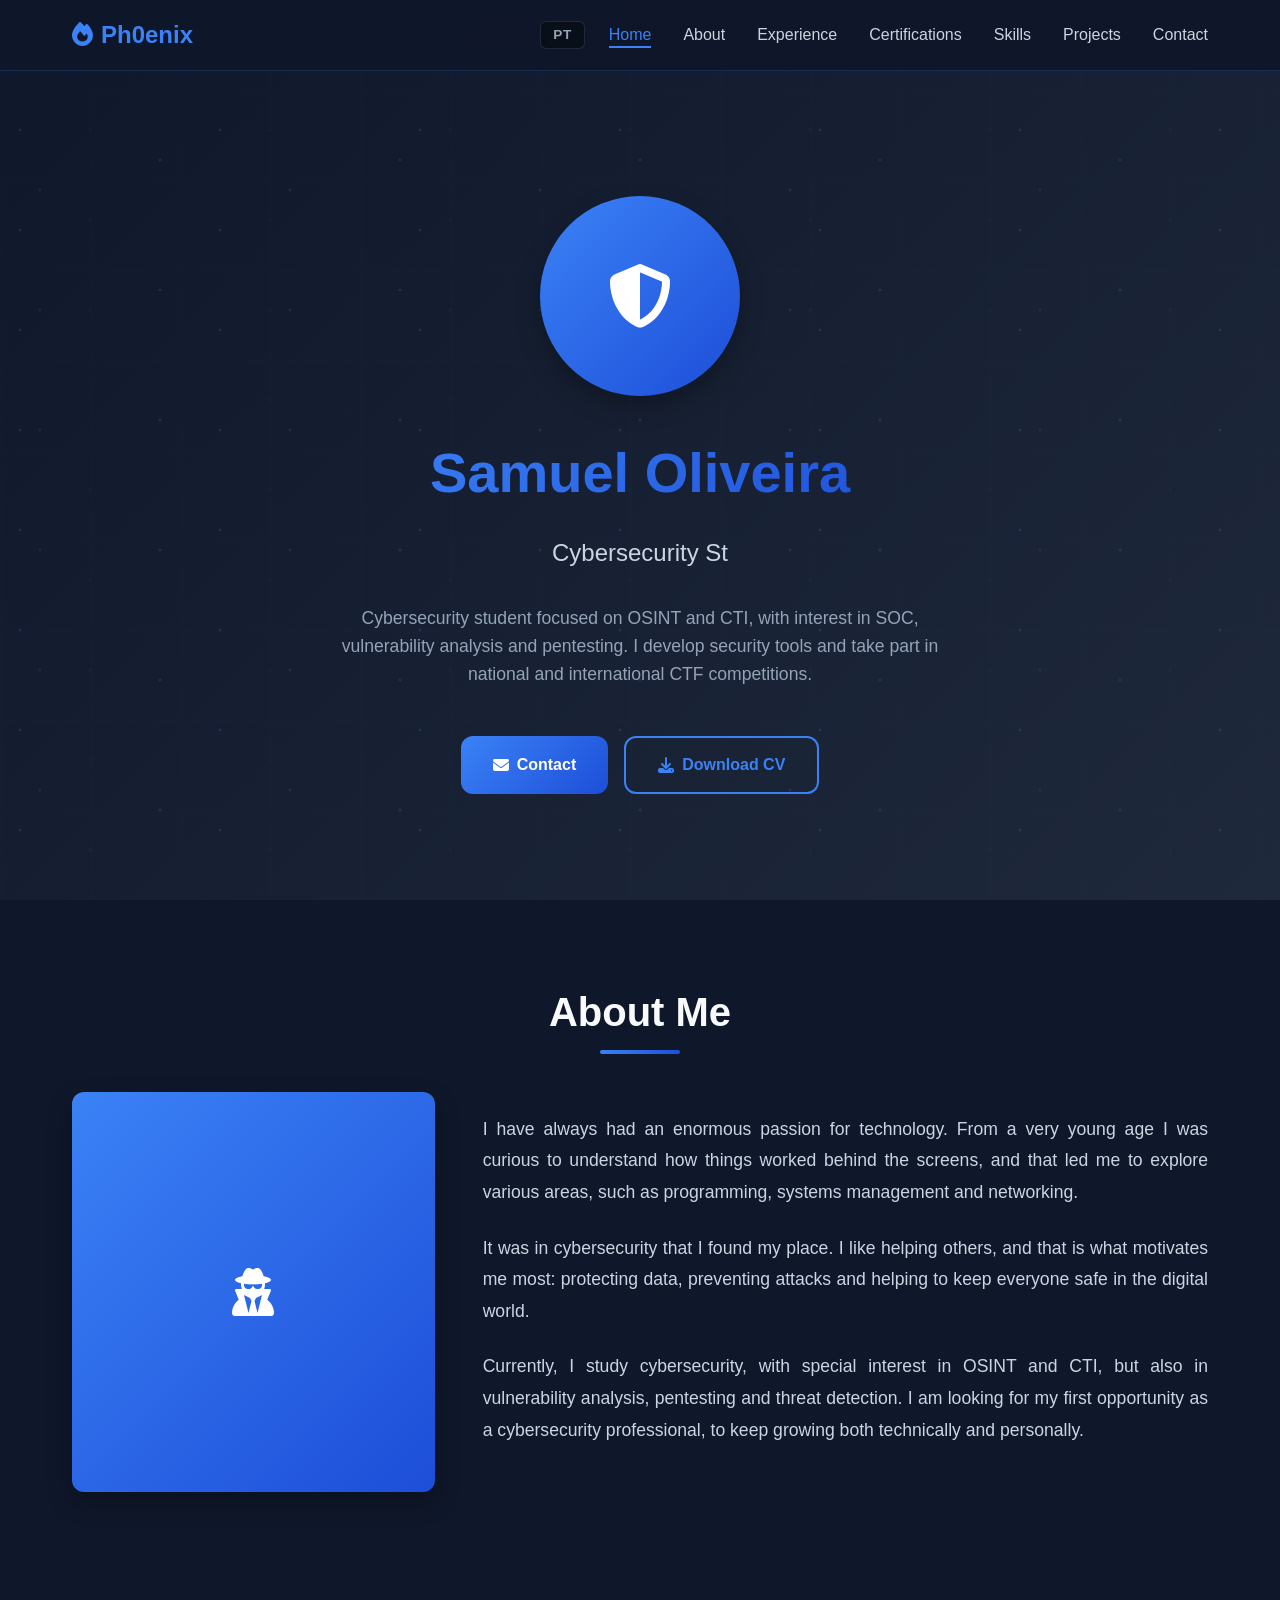
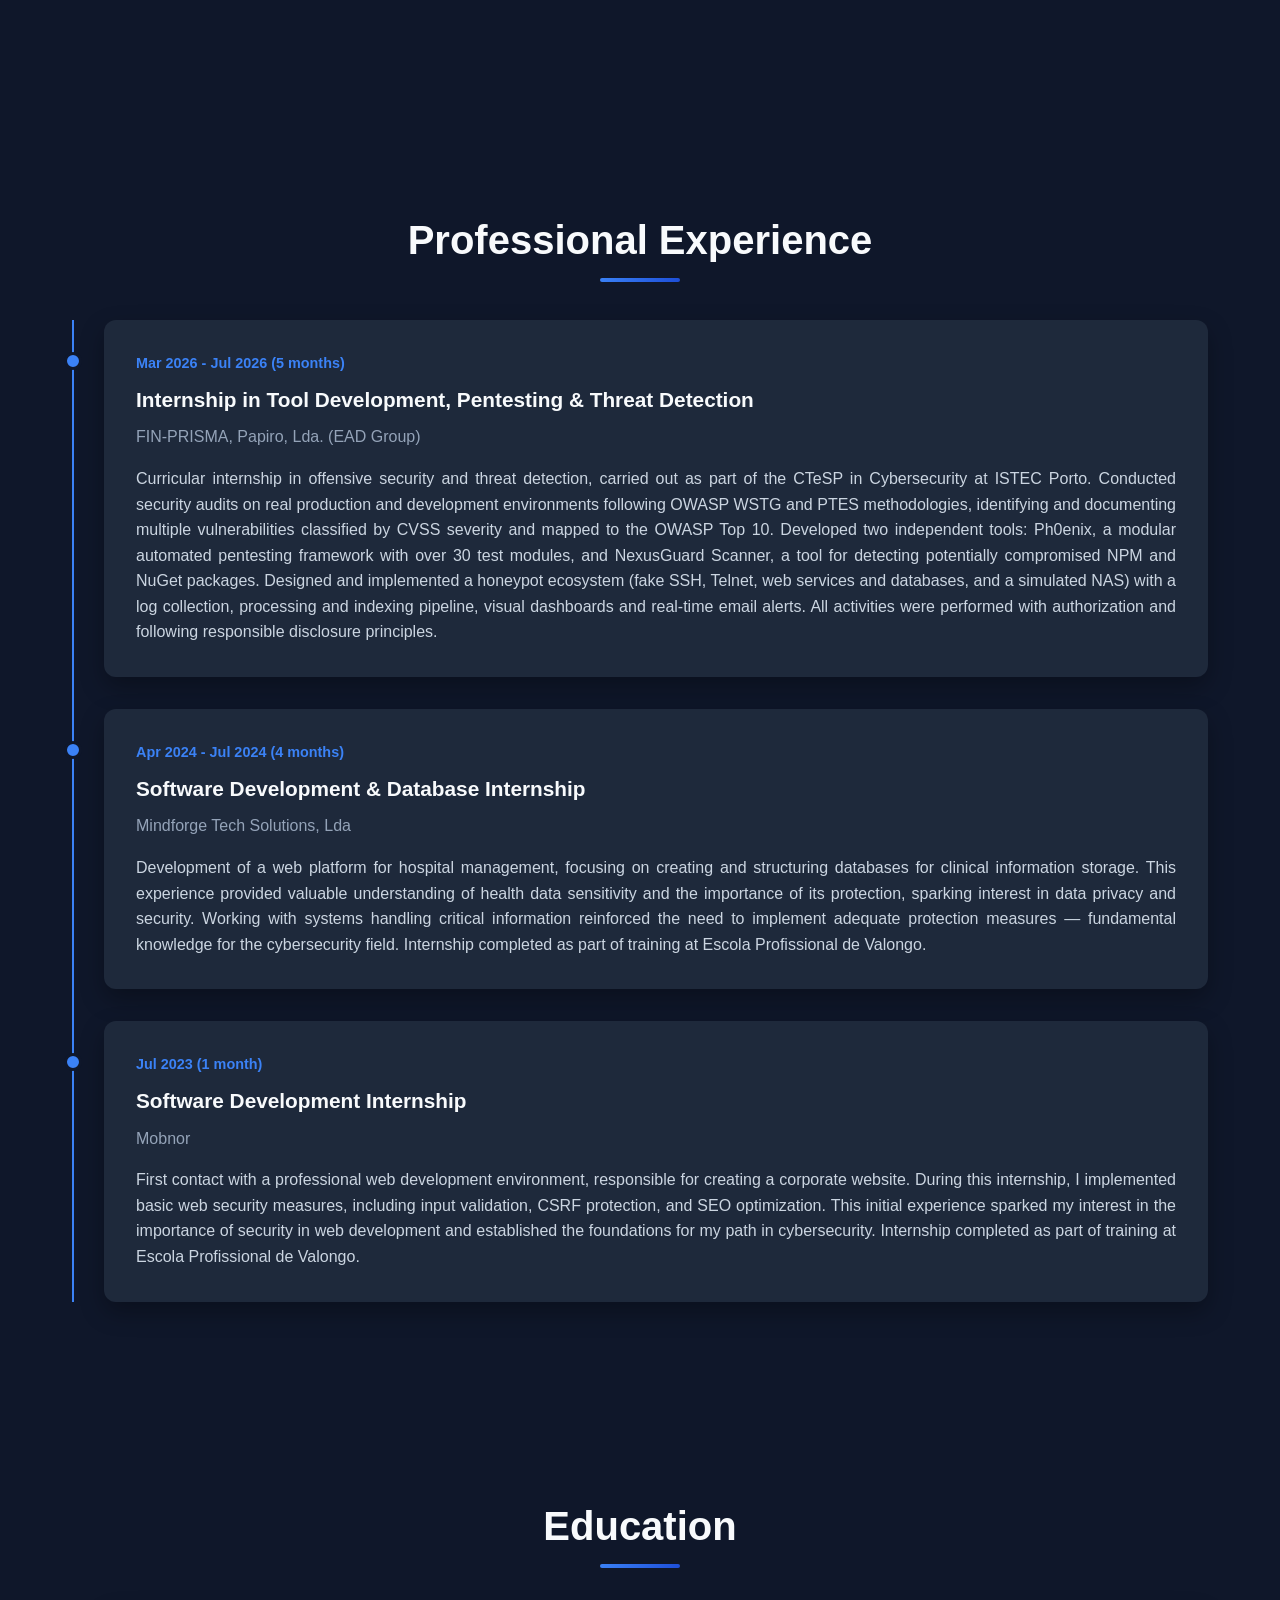
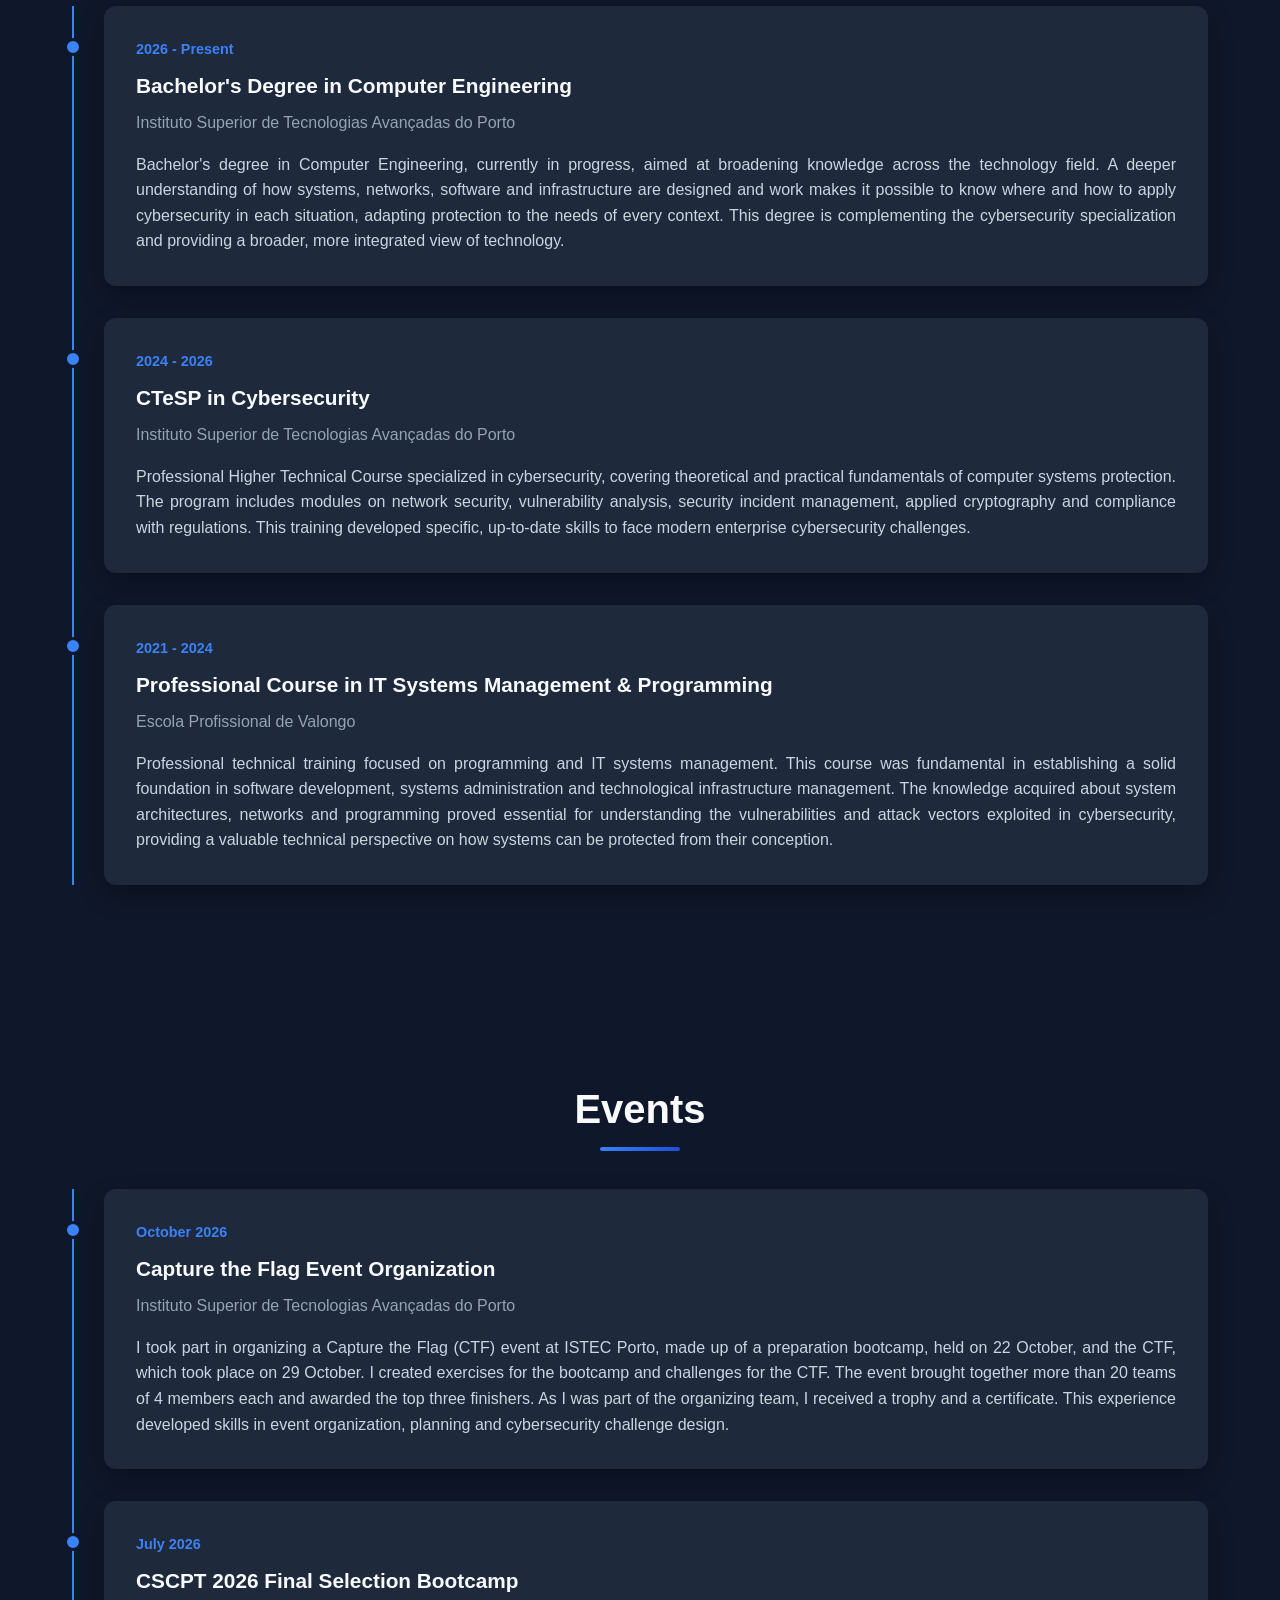
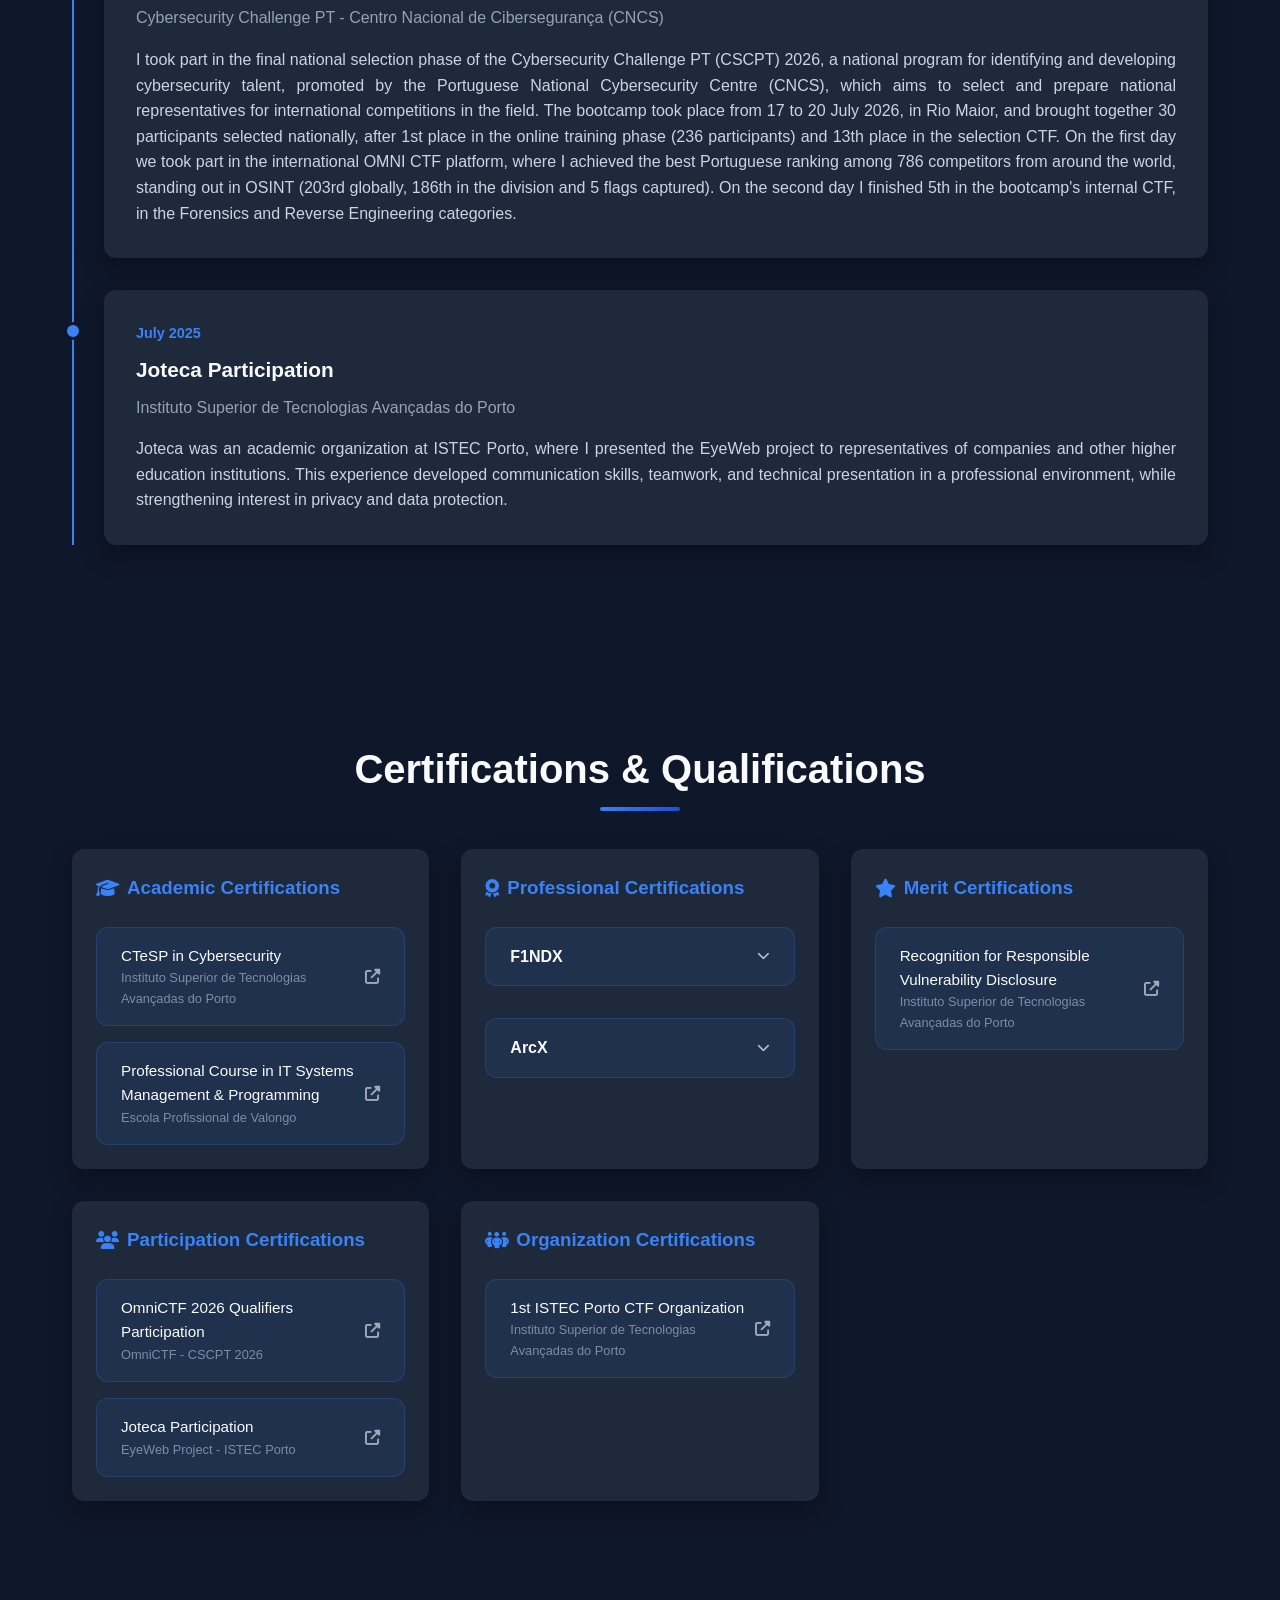
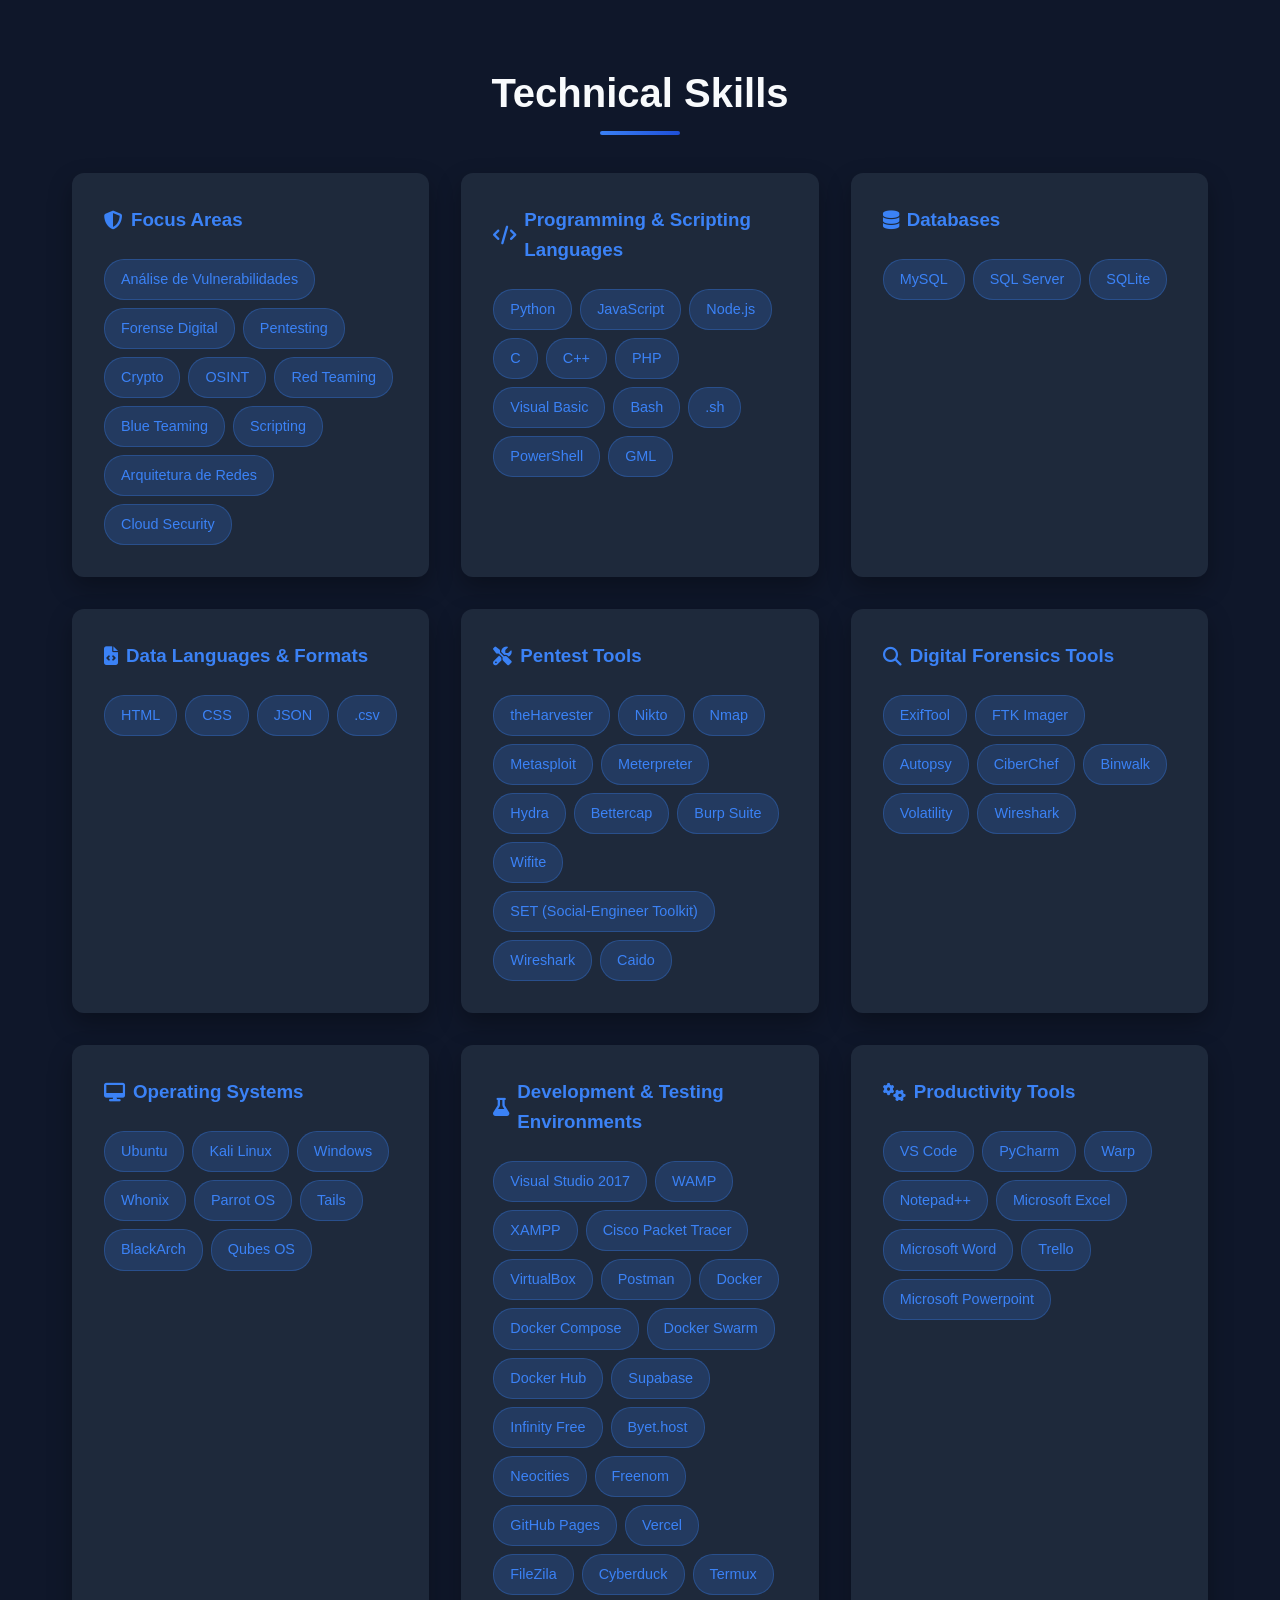
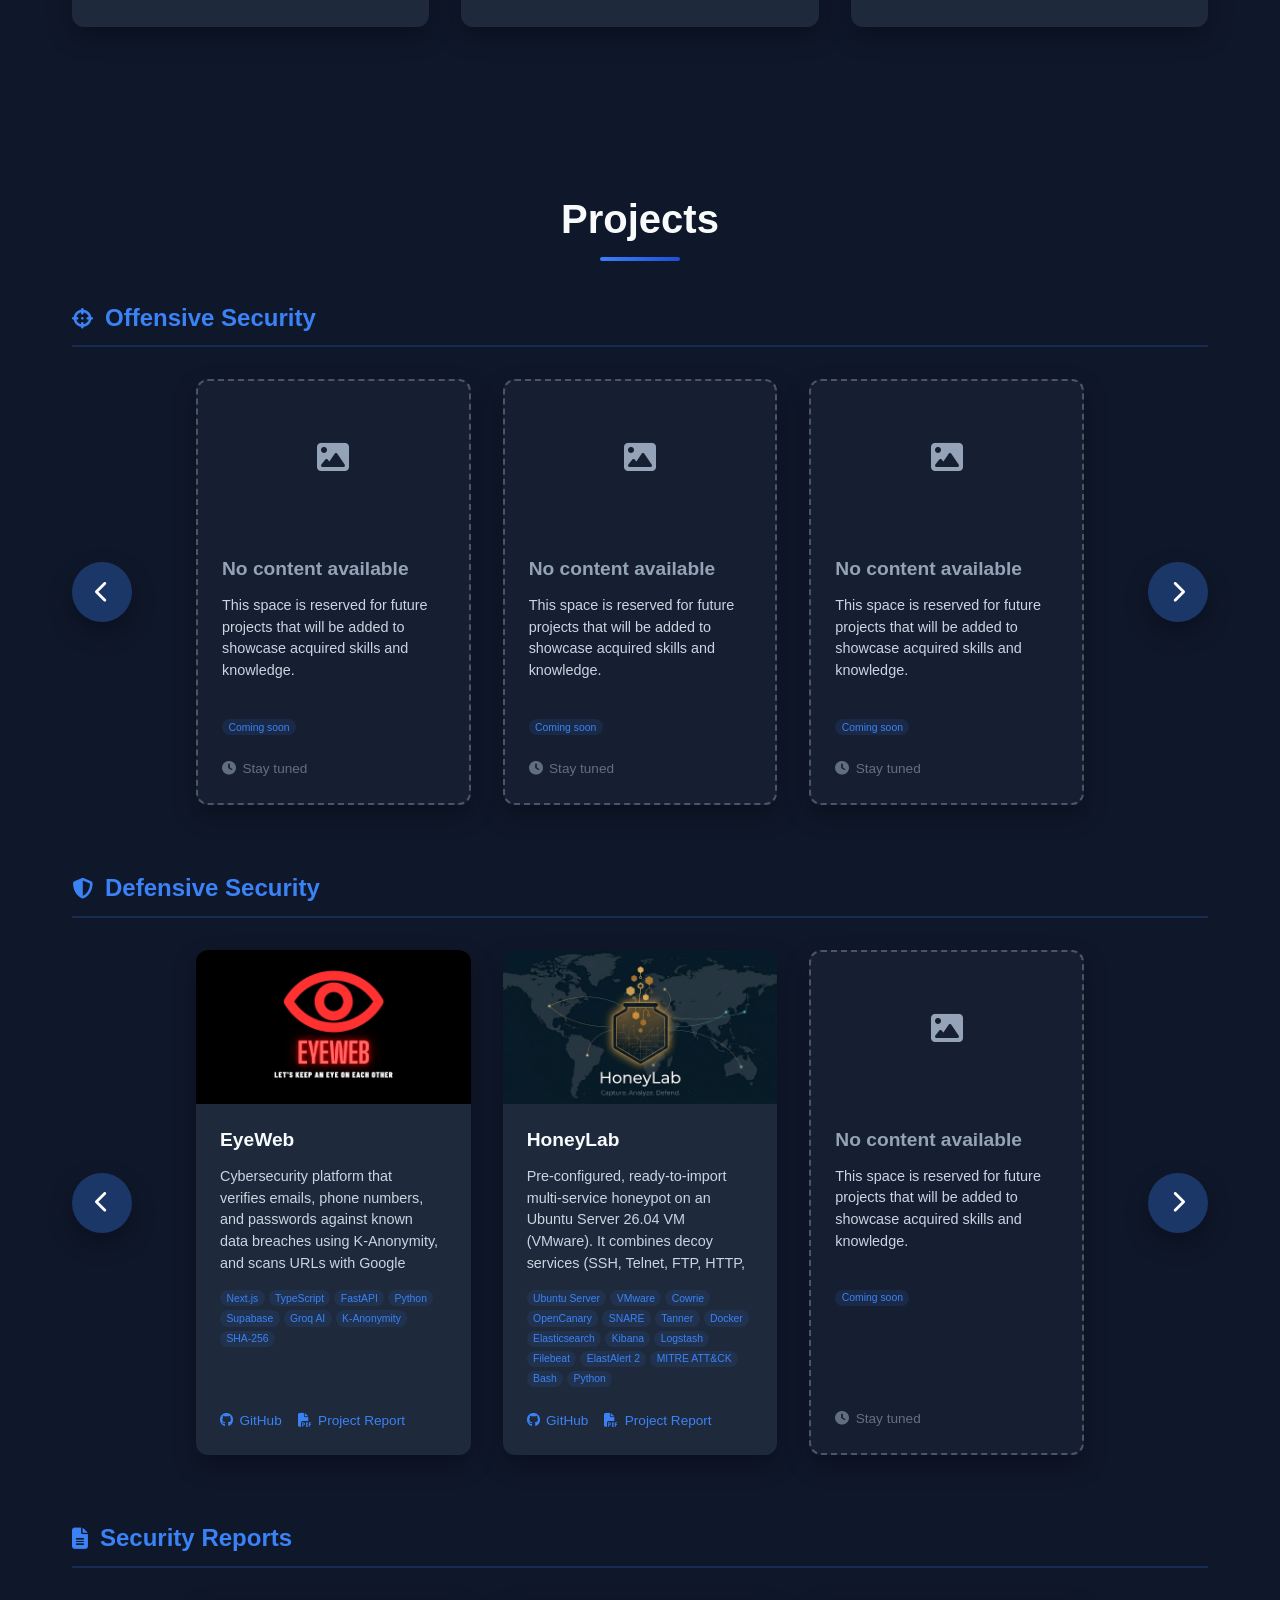
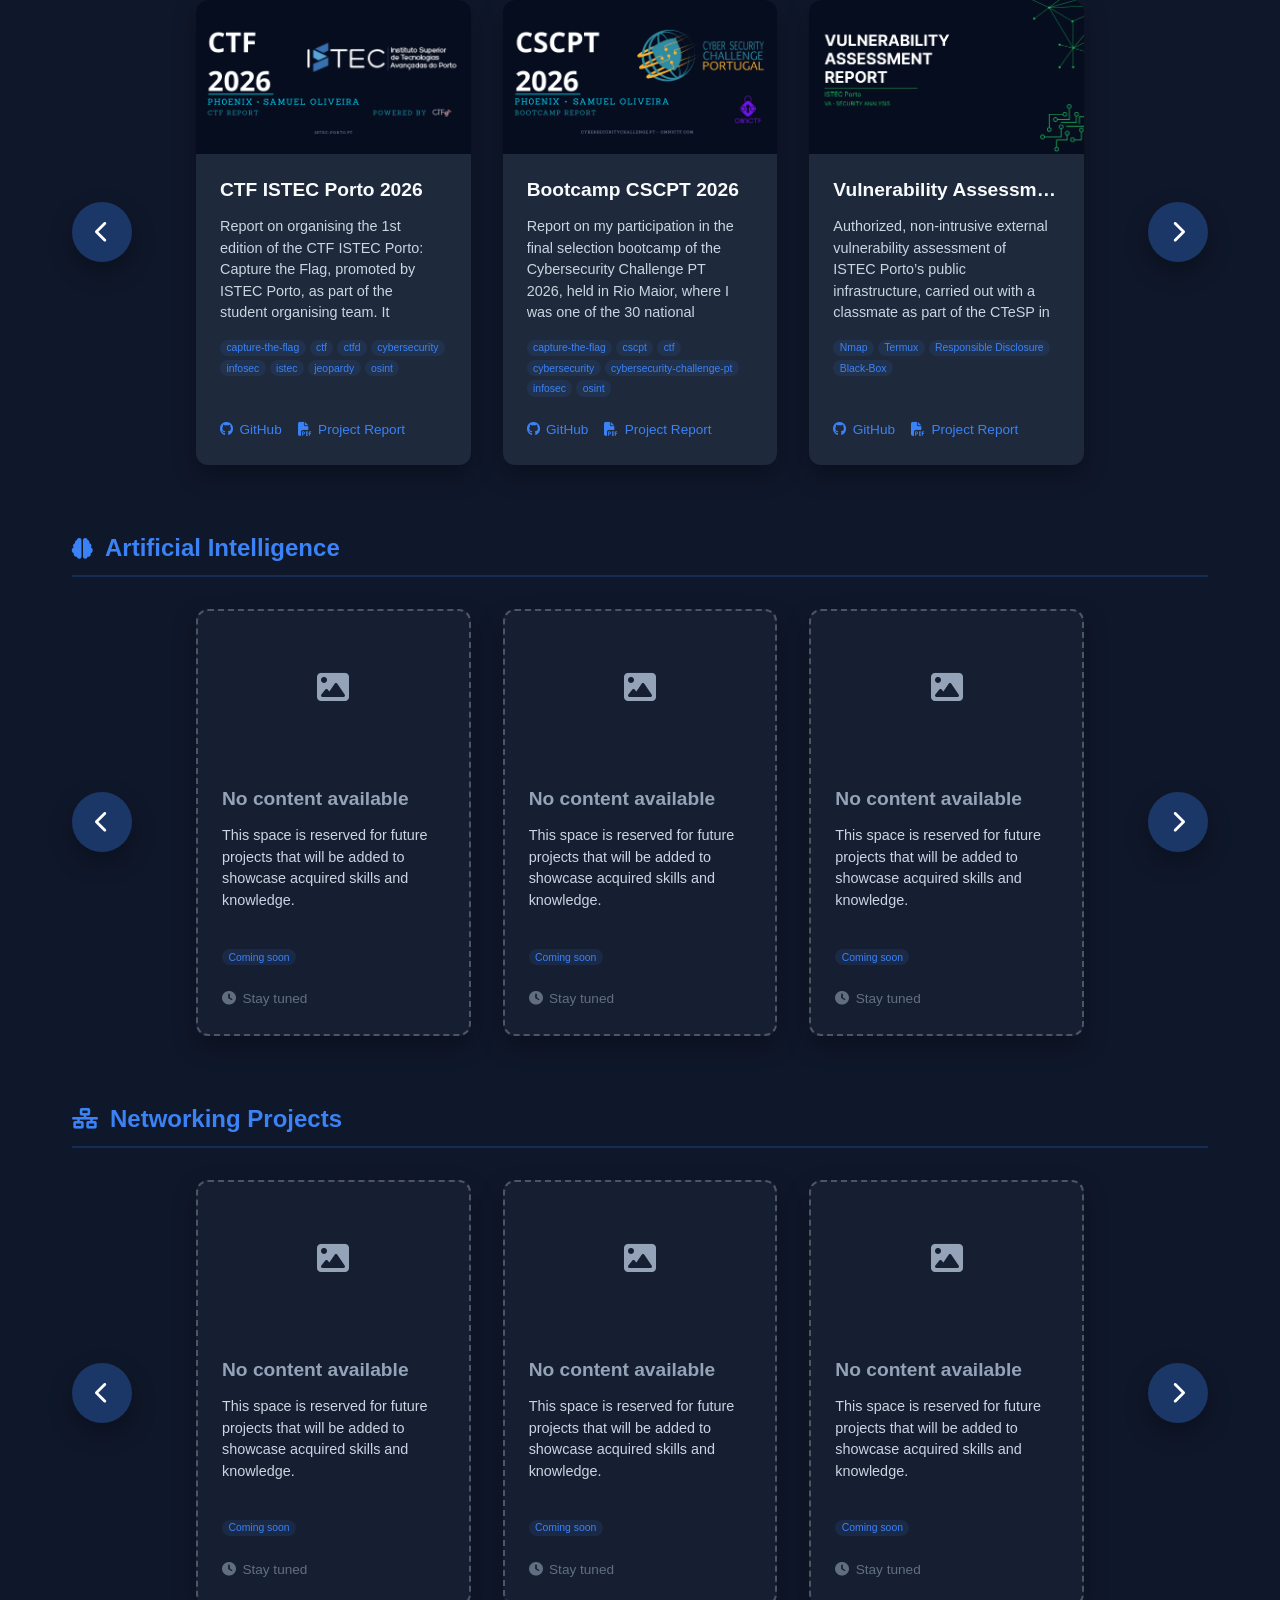
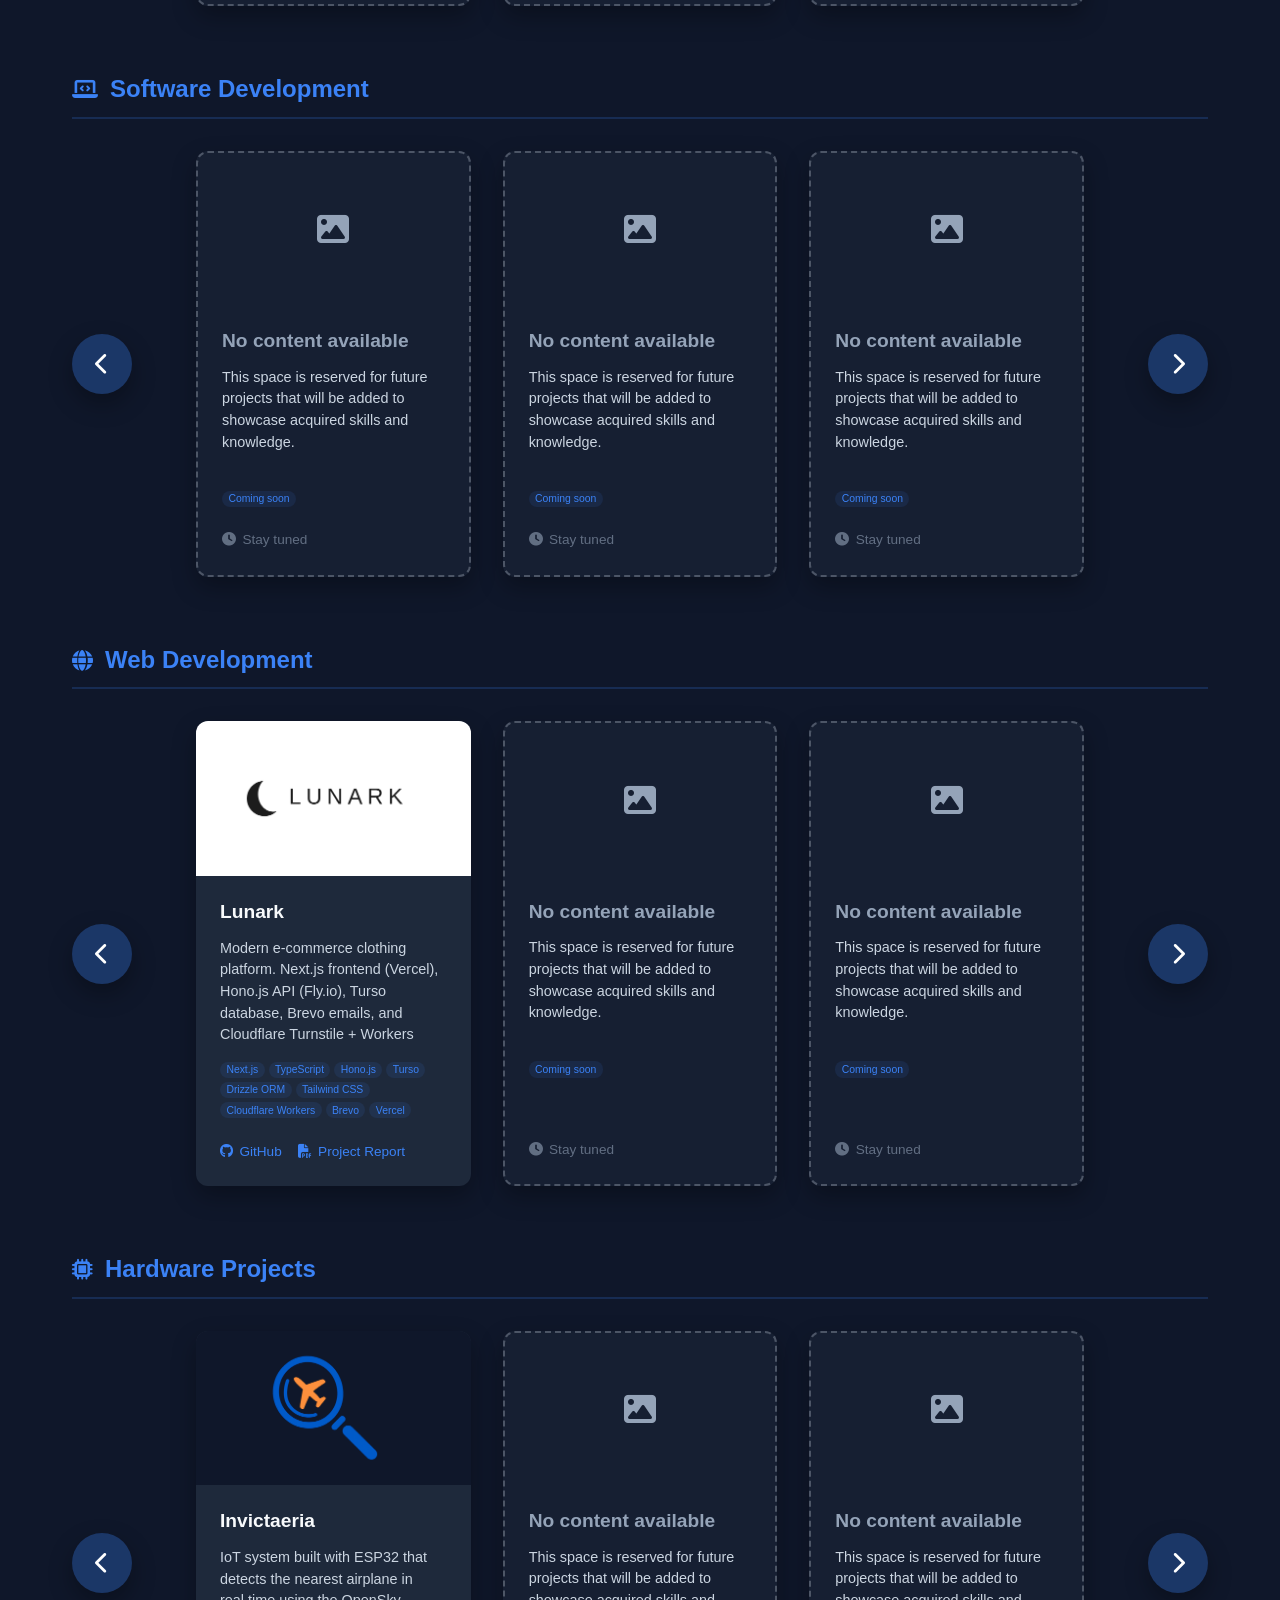
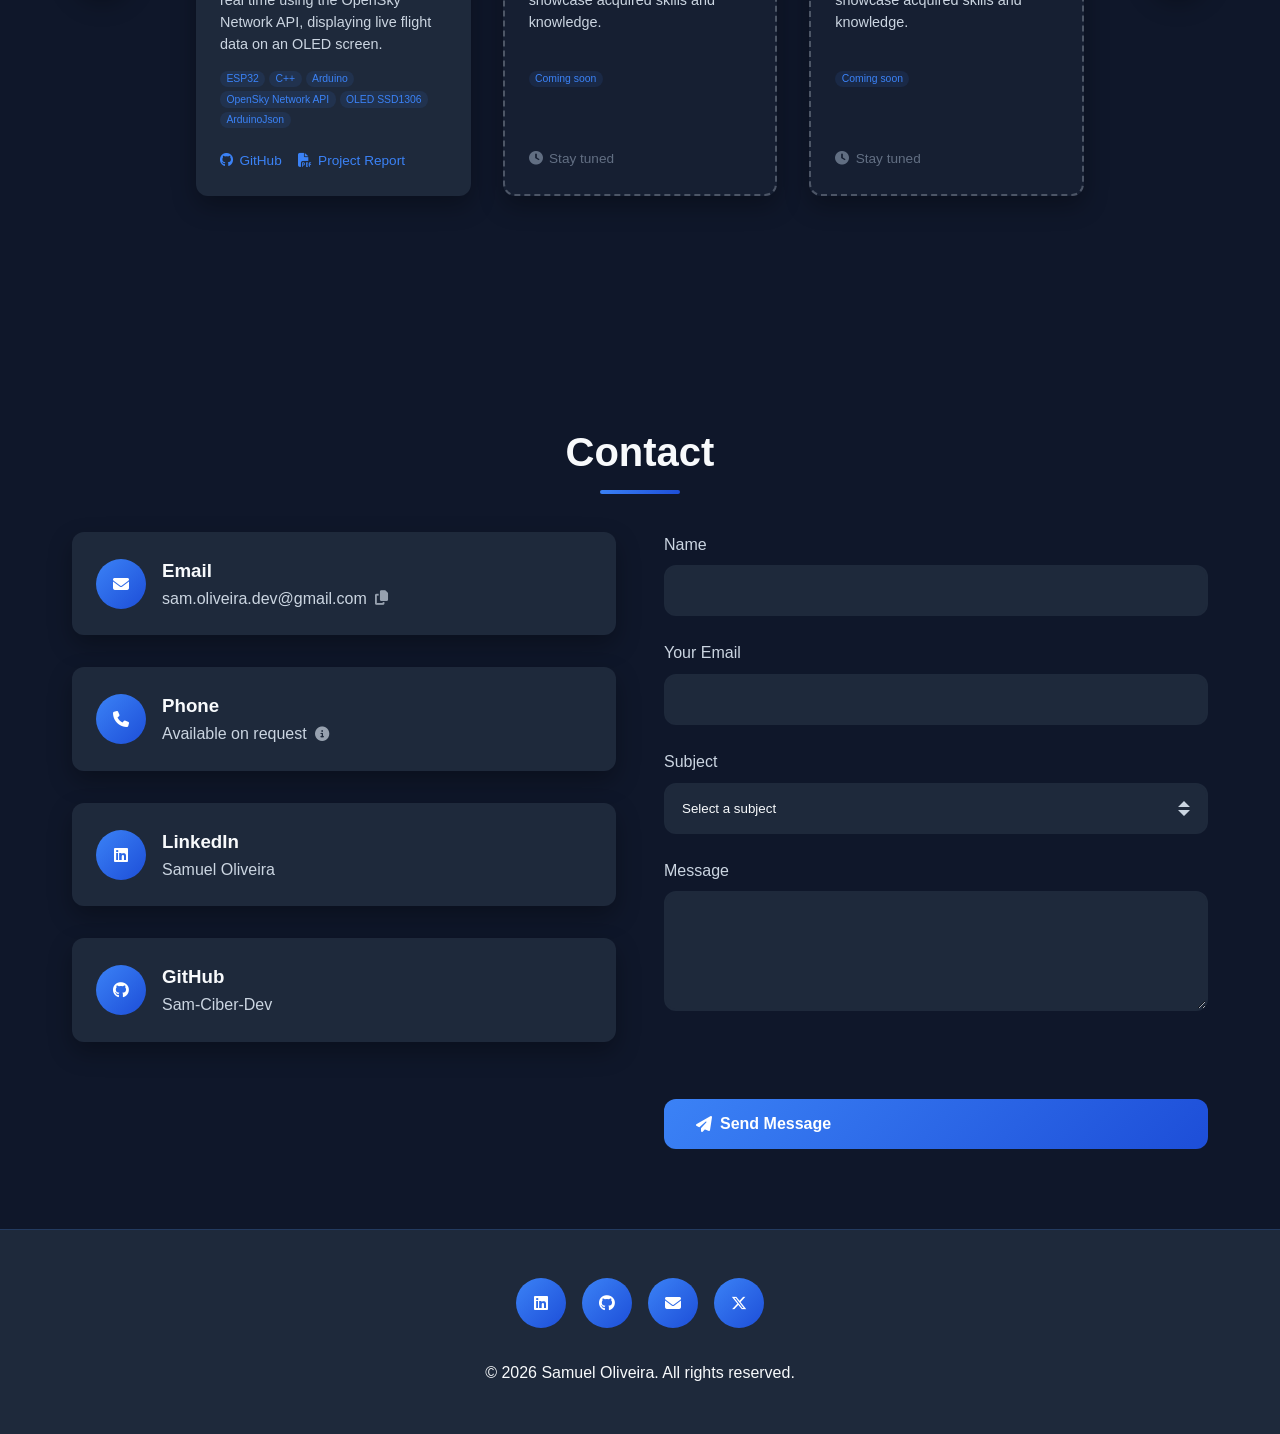
<file: index.html>
<!DOCTYPE html>
<html lang="pt-PT">
<head>
    <meta charset="UTF-8">
    <meta name="viewport" content="width=device-width, initial-scale=1.0, viewport-fit=cover">
    <meta name="google-site-verification" content="PdFxK5EzC7wlSehx5mCP9HkzxjKSutuk1wnTt47FeZY" />
        <title>Samuel Oliveira • Cybersecurity Portfolio</title>
    <meta name="description" content="Portfólio de Samuel Oliveira, estudante de cibersegurança focado em OSINT e CTI. Projetos, relatórios de segurança, certificações e CV.">
    <meta name="format-detection" content="telephone=no">
    <meta name="mobile-web-app-capable" content="yes">
    <meta name="apple-mobile-web-app-capable" content="yes">
    <meta name="apple-mobile-web-app-status-bar-style" content="black-translucent">
    
    <!-- Favicon -->
    <link rel="icon" href="[data-uri]" type="image/svg+xml">
    <link rel="shortcut icon" href="[data-uri]" type="image/x-icon">
    
        <meta name="author" content="Samuel Oliveira">
        <meta name="robots" content="index, follow, max-image-preview:large, max-snippet:-1, max-video-preview:-1">
        <meta name="theme-color" content="#0b1220">

        <!-- Security headers (defense-in-depth via meta http-equiv, since GitHub Pages doesn't allow custom HTTP headers) -->
        <meta http-equiv="Content-Security-Policy" content="default-src 'self'; script-src 'self' 'unsafe-inline' https://cdnjs.cloudflare.com https://challenges.cloudflare.com; style-src 'self' 'unsafe-inline' https://fonts.googleapis.com https://cdnjs.cloudflare.com; font-src 'self' https://fonts.gstatic.com https://cdnjs.cloudflare.com data:; img-src 'self' data: https:; connect-src 'self' https://contact-shield.sam-oliveira-dev.workers.dev https://challenges.cloudflare.com; frame-src https://challenges.cloudflare.com; base-uri 'self'; form-action 'self' https://contact-shield.sam-oliveira-dev.workers.dev; object-src 'none'; upgrade-insecure-requests">
        <meta name="referrer" content="strict-origin-when-cross-origin">
        <meta http-equiv="X-Content-Type-Options" content="nosniff">

    <!-- Canonical URL -->
    <link rel="canonical" href="https://sam-ciber-dev.github.io/">

    <!-- Open Graph (Facebook/LinkedIn) -->
        <meta property="og:site_name" content="Samuel Oliveira Portfólio">
        <meta property="og:title" content="Samuel Oliveira • Cybersecurity Portfolio">
    <meta property="og:description" content="Portfólio de Samuel Oliveira, estudante de cibersegurança focado em OSINT e CTI. Projetos, relatórios de segurança, certificações e CV.">
        <meta property="og:type" content="website">
    <meta property="og:url" content="https://sam-ciber-dev.github.io/">
    <!-- Social preview image (absolute URL required) -->
    <meta property="og:image" content="https://sam-ciber-dev.github.io/assets/social-preview.png">
    <meta property="og:image:type" content="image/png">
    <meta property="og:image:width" content="1200">
    <meta property="og:image:height" content="630">
    <meta property="og:image:alt" content="Samuel Oliveira | Cibersegurança & Cybersecurity Portfolio">
        <meta property="og:locale" content="pt_PT">
        <meta property="og:locale:alternate" content="en_US">

        <!-- Twitter Cards -->
    <meta name="twitter:card" content="summary_large_image">
        <meta name="twitter:title" content="Samuel Oliveira • Cybersecurity Portfolio">
    <meta name="twitter:description" content="Portfólio de Samuel Oliveira, estudante de cibersegurança focado em OSINT e CTI. Projetos, relatórios de segurança, certificações e CV.">
    <meta name="twitter:url" content="https://sam-ciber-dev.github.io/">
    <meta name="twitter:image" content="https://sam-ciber-dev.github.io/assets/social-preview.png">
    <meta name="twitter:image:alt" content="Samuel Oliveira — Cibersegurança / Cybersecurity Portfolio">

        <!-- Performance hints for external assets -->
        <link rel="preconnect" href="https://fonts.googleapis.com" crossorigin>
        <link rel="preconnect" href="https://fonts.gstatic.com" crossorigin>
        <link rel="dns-prefetch" href="//fonts.googleapis.com">
        <link rel="dns-prefetch" href="//fonts.gstatic.com">
        <link rel="dns-prefetch" href="//cdnjs.cloudflare.com">

        <!-- Structured Data (JSON-LD) -->
        <script type="application/ld+json">
        {
            "@context": "https://schema.org",
            "@graph": [
                {
                    "@type": "WebSite",
                    "@id": "https://sam-ciber-dev.github.io/#website",
                    "url": "https://sam-ciber-dev.github.io/",
                    "name": "Samuel Oliveira Portfólio",
                    "inLanguage": "pt-PT",
                    "description": "Portfólio de Samuel Oliveira, estudante de cibersegurança focado em OSINT e CTI. Projetos, relatórios de segurança, certificações e CV."
                },
                {
                    "@type": "Person",
                    "name": "Samuel Oliveira",
                    "jobTitle": ["Estudante de Cibersegurança", "Cybersecurity Student"],
                    "alumniOf": {
                        "@type": "CollegeOrUniversity",
                        "name": "Instituto Superior de Tecnologias Avançadas do Porto"
                    },
                    "email": "mailto:sam.oliveira.dev@gmail.com",
                    "sameAs": [
                        "https://www.linkedin.com/in/jose-samuel-oliveira/",
                        "https://github.com/Sam-Ciber-Dev",
                        "https://x.com/sam_ph0en1x"
                    ],
                    "knowsAbout": [
                        "Cibersegurança", "Cybersecurity", "Pentesting", "Análise de vulnerabilidades",
                        "Red Teaming", "Blue Teaming", "OSINT", "Cyber Threat Intelligence", "Threat Detection",
                        "Python", "JavaScript", "TypeScript", "Node.js"
                    ]
                },
                {
                    "@type": "WebPage",
                    "name": "Samuel Oliveira Portfólio",
                    "isPartOf": { "@id": "https://sam-ciber-dev.github.io/#website" },
                    "url": "https://sam-ciber-dev.github.io/",
                    "inLanguage": "pt-PT",
                    "author": {
                        "@type": "Person",
                        "name": "Samuel Oliveira"
                    },
                    "description": "Portfólio de Samuel Oliveira, estudante de cibersegurança focado em OSINT e CTI. Projetos, relatórios de segurança, certificações e CV."
                },
                {
                    "@type": "EducationalOccupationalCredential",
                    "name": "Cyber Threat Intelligence 101",
                    "credentialCategory": "certificate",
                    "educationalLevel": "Professional",
                    "recognizedBy": { "@type": "Organization", "name": "arcX" },
                    "url": "https://sam-ciber-dev.github.io/Certificates/Professional/ArcX/CTI/ArcX_Cyber_Threat_Intelligence_101_Certificate.pdf"
                },
                {
                    "@type": "EducationalOccupationalCredential",
                    "name": "OSINT Level 1 • Foundations",
                    "credentialCategory": "certificate",
                    "educationalLevel": "Professional",
                    "recognizedBy": { "@type": "Organization", "name": "F1NDX" },
                    "url": "https://sam-ciber-dev.github.io/Certificates/Professional/F1NDX/OSINT/F1NDX_OSINT_Level1_Certificate.pdf"
                },
                {
                    "@type": "EducationalOccupationalCredential",
                    "name": "OSINT Level 2 • Investigations",
                    "credentialCategory": "certificate",
                    "educationalLevel": "Professional",
                    "recognizedBy": { "@type": "Organization", "name": "F1NDX" },
                    "url": "https://sam-ciber-dev.github.io/Certificates/Professional/F1NDX/OSINT/F1NDX_OSINT_Level2_Certificate.pdf"
                },
                {
                    "@type": "EducationalOccupationalCredential",
                    "name": "OSINT Level 3 • Advanced Techniques",
                    "credentialCategory": "certificate",
                    "educationalLevel": "Professional",
                    "recognizedBy": { "@type": "Organization", "name": "F1NDX" },
                    "url": "https://sam-ciber-dev.github.io/Certificates/Professional/F1NDX/OSINT/F1NDX_OSINT_Level3_Certificate.pdf"
                },
                {
                    "@type": "EducationalOccupationalCredential",
                    "name": "Crypto Scam Investigations: Tracing the Money Trail",
                    "credentialCategory": "certificate",
                    "educationalLevel": "Professional",
                    "recognizedBy": { "@type": "Organization", "name": "F1NDX" },
                    "url": "https://sam-ciber-dev.github.io/Certificates/Professional/F1NDX/OSINT/F1NDX_Crypto_Scam_Investigations_Certificate.pdf"
                },
                {
                    "@type": "EducationalOccupationalCredential",
                    "name": "Digital Privacy Fundamentals",
                    "credentialCategory": "certificate",
                    "educationalLevel": "Professional",
                    "recognizedBy": { "@type": "Organization", "name": "F1NDX" },
                    "url": "https://sam-ciber-dev.github.io/Certificates/Professional/F1NDX/Privacy/F1NDX_Digital_Privacy_Fundamentals_Certificate.pdf"
                },
                {
                    "@type": "EducationalOccupationalCredential",
                    "name": "1st ISTEC Porto CTF Organization",
                    "credentialCategory": "certificate",
                    "recognizedBy": { "@type": "Organization", "name": "Instituto Superior de Tecnologias Avançadas do Porto" },
                    "url": "https://sam-ciber-dev.github.io/Certificates/Organization/ISTEC/ISTEC_CTF_Organization_Certificate.pdf"
                }
            ]
        }
        </script>
    
    <!-- Font Awesome (com SRI para garantir integridade do CDN) -->
    <link rel="stylesheet"
          href="https://cdnjs.cloudflare.com/ajax/libs/font-awesome/6.5.2/css/all.min.css"
          integrity="sha384-PPIZEGYM1v8zp5Py7UjFb79S58UeqCL9pYVnVPURKEqvioPROaVAJKKLzvH2rDnI"
          crossorigin="anonymous"
          referrerpolicy="no-referrer">
    
    <!-- Cloudflare Turnstile -->
    <script src="https://challenges.cloudflare.com/turnstile/v0/api.js" async defer></script>
    
    <!-- Google Fonts (preload + noscript fallback) -->
    <link rel="preload" href="https://fonts.googleapis.com/css2?family=Inter:wght@300;400;500;600;700&display=swap" as="style" fetchpriority="high" onload="this.onload=null;this.rel='stylesheet'">
    <noscript>
        <link rel="stylesheet" href="https://fonts.googleapis.com/css2?family=Inter:wght@300;400;500;600;700&display=swap">
    </noscript>

    <!-- External CSS -->
    <link rel="stylesheet" href="index.css">
</head>
<body>
    <!-- Header -->
    <header class="header">
        <nav class="nav">
            <a href="#home" class="logo"><i class="fas fa-fire" aria-hidden="true" style="margin-right: 0.5rem;"></i>Ph0enix</a>
            <button id="lang-toggle" class="lang-toggle" aria-label="Switch language">EN</button>
            <ul class="nav-menu" id="nav-menu">
                <li><a href="#home" class="nav-link" data-i18n="nav.home">Início</a></li>
                <li><a href="#about" class="nav-link" data-i18n="nav.about">Sobre</a></li>
                <li><a href="#experience" class="nav-link" data-i18n="nav.experience">Experiência</a></li>
                <li><a href="#certifications" class="nav-link" data-i18n="nav.certifications">Certificações</a></li>
                <li><a href="#skills" class="nav-link" data-i18n="nav.skills">Competências</a></li>
                <li><a href="#projects" class="nav-link" data-i18n="nav.projects">Projetos</a></li>
                <li><a href="#contact" class="nav-link" data-i18n="nav.contact">Contacto</a></li>
            </ul>
            <button class="mobile-menu-btn" aria-expanded="false" aria-controls="nav-menu">
                <i class="fas fa-bars"></i>
            </button>
        </nav>
    </header>

    <!-- Hero Section -->
    <section id="home" class="hero">
        <div class="hero-content">
            <div class="hero-avatar">
                <i class="fas fa-shield-alt" aria-hidden="true"></i>
            </div>
            <h1>Samuel Oliveira</h1>
            <p class="hero-subtitle"></p>
            <p class="hero-description" data-i18n="hero.description">
                Estudante de cibersegurança, focado em OSINT e CTI e com interesse em SOC, análise de vulnerabilidades
                e pentest. Desenvolvo ferramentas de segurança e participo em competições CTF nacionais e internacionais.
            </p>
            <div class="hero-buttons">
                <a href="#contact" class="btn btn-primary" data-i18n="hero.contact">
                    <i class="fas fa-envelope"></i>
                    Contactar
                </a>
                <button id="cv-modal-open" class="btn btn-secondary" aria-haspopup="dialog" aria-controls="cv-modal" aria-expanded="false" data-i18n="hero.cv">
                    <i class="fas fa-download"></i>
                    Descarregar CV
                </button>
            </div>
        </div>
    </section>

    <!-- Modal de seleção de CV (PT/EN) -->
    <div id="cv-modal" class="cv-modal" role="dialog" aria-modal="true" aria-labelledby="cv-modal-title" aria-hidden="true">
        <div class="cv-modal__backdrop" data-cv-close></div>
        <div class="cv-modal__dialog" role="document">
            <button class="cv-modal__close" aria-label="Fechar" title="Fechar" data-cv-close>
                <i class="fas fa-times"></i>
            </button>
            <h3 id="cv-modal-title" class="cv-modal__title" data-i18n="cv.title">Escolher versão do CV</h3>
            <div class="cv-modal__actions">
                <a href="CV/Samuel_Oliveira_CV_Publico_PT.pdf" target="_blank" rel="noopener noreferrer" class="btn btn-primary" lang="pt">
                    <i class="fas fa-file-pdf"></i>
                    <span data-i18n="cv.pt">Português</span>
                </a>
                <a href="CV/Samuel_Oliveira_CV_Public_ENG.pdf" target="_blank" rel="noopener noreferrer" class="btn btn-secondary" lang="en">
                    <i class="fas fa-file-pdf"></i>
                    <span data-i18n="cv.en">English</span>
                </a>
            </div>
        </div>
    </div>

    <!-- Project Detail Modal -->
    <div id="project-modal" class="cv-modal" role="dialog" aria-modal="true" aria-labelledby="project-modal-title" aria-hidden="true">
        <div class="cv-modal__backdrop" data-project-close></div>
        <div class="cv-modal__dialog project-modal__dialog" role="document">
            <div class="project-modal__handle" data-project-close></div>
            <button class="cv-modal__close" aria-label="Close" title="Close" data-project-close>
                <i class="fas fa-times"></i>
            </button>
            <div id="project-modal-image" class="project-modal__image"></div>
            <h3 id="project-modal-title" class="project-modal__title"></h3>
            <p id="project-modal-desc" class="project-modal__desc"></p>
            <div id="project-modal-tech" class="project-modal__tech"></div>
            <div id="project-modal-links" class="project-modal__links"></div>
        </div>
    </div>

    <!-- About Section -->
    <section id="about" class="section">
        <h2 class="section-title fade-in" data-i18n="about.title">Sobre Mim</h2>
        <div class="about-content fade-in">
            <div class="about-image">
                <i class="fas fa-user-secret"></i>
            </div>
            <div class="about-text">
                <p data-i18n="about.p1">
                    Sempre tive uma paixão enorme pela informática. Desde muito jovem tive curiosidade em perceber como as coisas funcionavam por trás dos ecrãs, e isso levou-me a explorar diversas áreas, como a programação, a gestão de sistemas e as redes.
                </p>
                <p data-i18n="about.p2">
                    Foi na cibersegurança que encontrei o meu lugar. Gosto de ajudar os outros, e é isso que mais me motiva: proteger dados, prevenir ataques e contribuir para que toda a gente esteja segura no mundo digital.
                </p>
                <p data-i18n="about.p3">
                    Atualmente, estudo cibersegurança, com interesse especial em OSINT e CTI, mas também em análise de vulnerabilidades, pentest e deteção de ameaças. Procuro a minha primeira oportunidade como profissional de cibersegurança, para continuar a crescer a nível técnico e pessoal.
                </p>
            </div>
        </div>
    </section>

    <!-- Experience Section -->
    <section id="experience" class="section">
        <h2 class="section-title fade-in" data-i18n="exp.title">Experiência Profissional</h2>
        <div class="timeline fade-in">
            <div class="timeline-item">
                <div class="timeline-date" data-i18n="exp.0.date">mar. de 2026 - jul. de 2026 (5 meses)</div>
                <h3 class="timeline-title" data-i18n="exp.0.title">Estágio em desenvolvimento de ferramentas, pentest e deteção de ameaças</h3>
                <div class="timeline-company" data-i18n="exp.0.company">FIN-PRISMA, Papiro, Lda. (Grupo EAD)</div>
                <p class="timeline-description" data-i18n="exp.0.desc">
                    Estágio curricular em segurança ofensiva e deteção de ameaças, realizado no âmbito do CTeSP de Cibersegurança do ISTEC Porto.
                </p>
            </div>   
            <div class="timeline-item">
                <div class="timeline-date" data-i18n="exp.1.date">abr. de 2024 - jul. de 2024 (4 meses)</div>
                <h3 class="timeline-title" data-i18n="exp.1.title">Estágio em desenvolvimento de software e base de dados </h3>
                <div class="timeline-company" data-i18n="exp.1.company">Mindforge Tech Solutions, Lda</div>
                <p class="timeline-description" data-i18n="exp.1.desc">
                    Desenvolvimento de uma plataforma web para gestão hospitalar, focando na criação e estruturação de bases de dados para armazenamento de informação clínica. Esta experiência proporcionou uma compreensão valiosa sobre a sensibilidade dos dados de saúde e a importância da sua proteção, despertando o interesse pelas questões de privacidade e segurança de dados. O contacto com sistemas que lidam com informação crítica reforçou a necessidade de implementar medidas de proteção adequadas, conhecimento fundamental para a área de cibersegurança. Estágio realizado no âmbito da formação na Escola Profissional de Valongo.
                </p>
            </div>
            <div class="timeline-item">
                <div class="timeline-date" data-i18n="exp.2.date">jul. de 2023 (1 mês)</div>
                <h3 class="timeline-title" data-i18n="exp.2.title">Estágio em desenvolvimento de software</h3>
                <div class="timeline-company" data-i18n="exp.2.company">Mobnor</div>
                <p class="timeline-description" data-i18n="exp.2.desc">
                    Primeiro contacto com o ambiente profissional de desenvolvimento web, responsável pela criação de um website corporativo para a empresa. Durante este estágio, implementei medidas básicas de segurança web, incluindo validação de inputs, proteção CSRF, e otimização SEO (Search Engine Optimization). Esta experiência inicial despertou o meu interesse pela importância da segurança no desenvolvimento web e estabeleceu as bases para o meu percurso na área de cibersegurança. Estágio realizado no âmbito da formação na Escola Profissional de Valongo.
                </p>
            </div>
        </div>
    </section>

    <!-- Education Section -->
    <section class="section">
        <h2 class="section-title fade-in" data-i18n="edu.title">Formação Académica</h2>
        <div class="timeline fade-in">
            <div class="timeline-item">
                <div class="timeline-date" data-i18n="edu.0.date">2026 - Atualidade</div>
                <h3 class="timeline-title" data-i18n="edu.0.title">Licenciatura em Engenharia Informática</h3>
                <div class="timeline-company" data-i18n="edu.0.company">Instituto Superior de Tecnologias Avançadas do Porto</div>
                <p class="timeline-description" data-i18n="edu.0.desc">
                    Licenciatura em Engenharia Informática, em curso, com o objetivo de expandir os conhecimentos no ramo da tecnologia. Compreender melhor como os sistemas, as redes, o software e as infraestruturas são concebidos e funcionam permite saber onde e como aplicar a cibersegurança em cada situação, adaptando a proteção às necessidades de cada contexto. Esta formação está a complementar a especialização em cibersegurança e a proporcionar uma visão mais ampla e integrada da tecnologia.
                </p>
            </div>
            <div class="timeline-item">
                <div class="timeline-date" data-i18n="edu.1.date">2024 - 2026</div>
                <h3 class="timeline-title" data-i18n="edu.1.title">CTeSP de Cibersegurança</h3>
                <div class="timeline-company" data-i18n="edu.1.company">Instituto Superior de Tecnologias Avançadas do Porto</div>
                <p class="timeline-description" data-i18n="edu.1.desc">
                    Curso Técnico Superior Profissional especializado em cibersegurança, abordando os fundamentos teóricos e práticos da proteção de sistemas informáticos. O programa inclui módulos de segurança de redes, análise de vulnerabilidades, gestão de incidentes de segurança, criptografia aplicada e conformidade com regulamentações. Esta formação desenvolveu competências específicas e atualizadas para enfrentar os desafios modernos da cibersegurança empresarial.
                </p>
            </div>
            <div class="timeline-item">
                <div class="timeline-date" data-i18n="edu.2.date">2021 - 2024</div>
                <h3 class="timeline-title" data-i18n="edu.2.title">Curso Profissional de Técnico de Gestão e Programação de Sistemas Informáticos</h3>
                <div class="timeline-company" data-i18n="edu.2.company">Escola Profissional de Valongo</div>
                <p class="timeline-description" data-i18n="edu.2.desc">
                    Formação técnica profissional focada na programação e gestão de sistemas informáticos. Este curso foi fundamental para estabelecer uma base sólida em desenvolvimento de software, administração de sistemas e gestão de infraestruturas tecnológicas. O conhecimento adquirido sobre arquiteturas de sistemas, redes e programação revelou-se essencial para compreender as vulnerabilidades e vetores de ataque que são explorados em cibersegurança, proporcionando uma perspetiva técnica valiosa sobre como os sistemas podem ser protegidos desde a sua conceção.
                </p>
            </div>
        </div>
    </section>

    <!-- Events Section (acad.* keys) -->
    <section class="section">
        <h2 class="section-title fade-in" data-i18n="acad.title">Eventos</h2>
        <div class="timeline fade-in">
            <div class="timeline-item">
                <div class="timeline-date" data-i18n="acad.0.date">Outubro 2026</div>
                <h3 class="timeline-title" data-i18n="acad.0.title">Organização de Evento Capture the Flag</h3>
                <div class="timeline-company" data-i18n="acad.0.company">Instituto Superior de Tecnologias Avançadas do Porto</div>
                <p class="timeline-description" data-i18n="acad.0.desc">
                    Participei na organização de um evento de Capture the Flag (CTF) no ISTEC Porto, composto por um bootcamp de preparação, realizado a 22 de outubro, e pelo CTF, que decorreu dia 29 de outubro. Criei exercícios para o bootcamp e desafios para o CTF. O evento contou com mais de 20 equipas de 4 elementos cada e premiou os três primeiros classificados. Como fazia parte dos organizadores, recebi um troféu e um certificado. Esta experiência desenvolveu competências de organização de eventos, planeamento e criação de desafios de cibersegurança.
                </p>
            </div>
            <div class="timeline-item">
                <div class="timeline-date" data-i18n="acad.1.date">Julho 2026</div>
                <h3 class="timeline-title" data-i18n="acad.1.title">Bootcamp de Seleção Final do CSCPT 2026</h3>
                <div class="timeline-company" data-i18n="acad.1.company">Cybersecurity Challenge PT - Centro Nacional de Cibersegurança (CNCS)</div>
                <p class="timeline-description" data-i18n="acad.1.desc">
                    Participei na fase final de seleção nacional do Cybersecurity Challenge PT (CSCPT) 2026, um programa nacional de identificação e desenvolvimento de talento em cibersegurança, promovido pelo Centro Nacional de Cibersegurança (CNCS), que tem como objetivo selecionar e preparar representantes nacionais para competições internacionais da área. O bootcamp decorreu de 17 a 20 de julho de 2026, em Rio Maior, e reuniu 30 participantes selecionados a nível nacional, após o 1.º lugar na fase de formação online (236 participantes) e o 13.º lugar na CTF de seleção. No primeiro dia participámos na plataforma internacional OMNI CTF, onde obtive a melhor classificação portuguesa entre 786 concorrentes de todo o mundo, com destaque em OSINT (203.º lugar global, 186.º na divisão e 5 flags capturadas). No segundo dia fiquei em 5.º lugar na CTF interna do bootcamp, nas categorias de Forense e Reverse Engineering.
                </p>
            </div>
            <div class="timeline-item">
                <div class="timeline-date" data-i18n="acad.2.date">Julho 2025</div>
                <h3 class="timeline-title" data-i18n="acad.2.title">Participação na Joteca</h3>
                <div class="timeline-company" data-i18n="acad.2.company">Instituto Superior de Tecnologias Avançadas do Porto</div>
                <p class="timeline-description" data-i18n="acad.2.desc">
                    A Joteca foi uma organização académica do ISTEC no Porto, onde apresentei o projeto EyeWeb para representantes de empresas e outras instituições de ensino superior. Esta experiência desenvolveu competências de comunicação, trabalho em equipa, e exposição técnica em ambiente profissional, além de fortalecer o interesse pela privacidade e proteção de dados.
                </p>
            </div>
        </div>
    </section>

    <!-- Certifications Section -->
    <section id="certifications" class="section">
        <h2 class="section-title fade-in" data-i18n="certs.title">Certificações e Qualificações</h2>
        <div class="certifications-grid fade-in">
            <div class="certification-category">
                <h3><i class="fas fa-graduation-cap"></i> <span data-i18n="certs.academic">Certificações Académicas</span></h3>
                <div class="certification-items">
                    <a href="#" class="certification-item" data-cert-name="Certificado CTeSP Cibersegurança">
                        <div>
                            <div class="cert-name" data-i18n="certs.acad1.name">CTeSP de Cibersegurança</div>
                            <div class="cert-status" data-i18n="certs.acad1.status">Instituto Superior de Tecnologias Avançadas do Porto</div>
                        </div>
                        <i class="fas fa-external-link-alt cert-icon" aria-hidden="true"></i>
                    </a>
                    <a href="Certificates/Academic/EPV/GPSI_Certificate.pdf" class="certification-item" target="_blank" rel="noopener noreferrer" aria-label="Abrir certificado GPSI em nova aba (PDF)">
                        <div>
                            <div class="cert-name" data-i18n="certs.acad2.name">Curso Profissional de Técnico de Gestão e Programação de Sistemas Informáticos</div>
                            <div class="cert-status" data-i18n="certs.acad2.status">Escola Profissional de Valongo</div>
                        </div>
                        <i class="fas fa-external-link-alt cert-icon" aria-hidden="true"></i>
                    </a>
                </div>
            </div>

            <div class="certification-category">
                <h3><i class="fas fa-award"></i> <span data-i18n="certs.professional">Certificações Profissionais</span></h3>
                <div class="certification-items">
                <details class="cert-org">
                    <summary class="cert-summary cert-org-summary">
                        <span class="cert-org-name">F1NDX</span>
                        <i class="fas fa-chevron-down cert-chevron" aria-hidden="true"></i>
                    </summary>
                    <div class="cert-org-body">
                        <details class="cert-area">
                            <summary class="cert-summary cert-area-summary">
                                <span class="cert-area-name">OSINT</span>
                                <i class="fas fa-chevron-down cert-chevron" aria-hidden="true"></i>
                            </summary>
                            <div class="cert-area-body">
                                <a href="Certificates/Professional/F1NDX/OSINT/F1NDX_OSINT_Level1_Certificate.pdf" class="certification-item" target="_blank" rel="noopener noreferrer"
                                    aria-label="Abrir certificado OSINT Level 1 F1NDX em nova aba (PDF)">
                                    <div>
                                        <div class="cert-name" data-i18n="certs.prof2.name">OSINT Nível 1 • Fundamentos</div>
                                        <div class="cert-status" data-i18n="certs.prof2.status">F1NDX</div>
                                    </div>
                                    <i class="fas fa-external-link-alt cert-icon" aria-hidden="true"></i>
                                </a>
                                <a href="Certificates/Professional/F1NDX/OSINT/F1NDX_OSINT_Level2_Certificate.pdf" class="certification-item" target="_blank" rel="noopener noreferrer"
                                    aria-label="Abrir certificado OSINT Level 2 F1NDX em nova aba (PDF)">
                                    <div>
                                        <div class="cert-name" data-i18n="certs.prof3.name">OSINT Nível 2 • Investigações</div>
                                        <div class="cert-status" data-i18n="certs.prof3.status">F1NDX</div>
                                    </div>
                                    <i class="fas fa-external-link-alt cert-icon" aria-hidden="true"></i>
                                </a>
                                <a href="Certificates/Professional/F1NDX/OSINT/F1NDX_OSINT_Level3_Certificate.pdf" class="certification-item" target="_blank" rel="noopener noreferrer"
                                    aria-label="Abrir certificado OSINT Level 3 F1NDX em nova aba (PDF)">
                                    <div>
                                        <div class="cert-name" data-i18n="certs.prof4.name">OSINT Nível 3 • Técnicas Avançadas</div>
                                        <div class="cert-status" data-i18n="certs.prof4.status">F1NDX</div>
                                    </div>
                                    <i class="fas fa-external-link-alt cert-icon" aria-hidden="true"></i>
                                </a>
                                <a href="Certificates/Professional/F1NDX/OSINT/F1NDX_Crypto_Scam_Investigations_Certificate.pdf" class="certification-item" target="_blank" rel="noopener noreferrer"
                                    aria-label="Abrir certificado Crypto Scam Investigations F1NDX em nova aba (PDF)">
                                    <div>
                                        <div class="cert-name" data-i18n="certs.prof6.name">Investigações de Burlas com Criptomoedas: Seguindo o Rasto do Dinheiro</div>
                                        <div class="cert-status" data-i18n="certs.prof6.status">F1NDX</div>
                                    </div>
                                    <i class="fas fa-external-link-alt cert-icon" aria-hidden="true"></i>
                                </a>
                            </div>
                        </details>
                        <details class="cert-area">
                            <summary class="cert-summary cert-area-summary">
                                <span class="cert-area-name" data-i18n="certs.area.privacy">Privacidade</span>
                                <i class="fas fa-chevron-down cert-chevron" aria-hidden="true"></i>
                            </summary>
                            <div class="cert-area-body">
                                <a href="Certificates/Professional/F1NDX/Privacy/F1NDX_Digital_Privacy_Fundamentals_Certificate.pdf" class="certification-item" target="_blank" rel="noopener noreferrer"
                                    aria-label="Abrir certificado Digital Privacy Fundamentals F1NDX em nova aba (PDF)">
                                    <div>
                                        <div class="cert-name" data-i18n="certs.prof5.name">Fundamentos de Privacidade Digital</div>
                                        <div class="cert-status" data-i18n="certs.prof5.status">F1NDX</div>
                                    </div>
                                    <i class="fas fa-external-link-alt cert-icon" aria-hidden="true"></i>
                                </a>
                            </div>
                        </details>
                    </div>
                </details>
                <details class="cert-org">
                    <summary class="cert-summary cert-org-summary">
                        <span class="cert-org-name">ArcX</span>
                        <i class="fas fa-chevron-down cert-chevron" aria-hidden="true"></i>
                    </summary>
                    <div class="cert-org-body">
                        <details class="cert-area">
                            <summary class="cert-summary cert-area-summary">
                                <span class="cert-area-name">CTI</span>
                                <i class="fas fa-chevron-down cert-chevron" aria-hidden="true"></i>
                            </summary>
                            <div class="cert-area-body">
                                <a href="Certificates/Professional/ArcX/CTI/ArcX_Cyber_Threat_Intelligence_101_Certificate.pdf" class="certification-item" target="_blank" rel="noopener noreferrer"
                                    aria-label="Abrir certificado CTI 101 arcX em nova aba (PDF)">
                                    <div>
                                        <div class="cert-name" data-i18n="certs.prof1.name">Inteligência de Ameaças Cibernéticas 101</div>
                                        <div class="cert-status" data-i18n="certs.prof1.status">arcX</div>
                                    </div>
                                    <i class="fas fa-external-link-alt cert-icon" aria-hidden="true"></i>
                                </a>
                            </div>
                        </details>
                    </div>
                </details>
                </div>
            </div>
            
            <div class="certification-category">
                <h3><i class="fas fa-star"></i> <span data-i18n="certs.recognition">Certificações de Mérito</span></h3>
                <div class="certification-items">
                    <a href="Certificates/Recognition/ISTEC/ISTEC_Certificate_Recognition.pdf" class="certification-item" target="_blank" rel="noopener noreferrer" aria-label="Abrir certificado de reconhecimento ISTEC em nova aba (PDF)">
                        <div>
                            <div class="cert-name" data-i18n="certs.recog1.name">Reconhecimento por Divulgação Responsável de Vulnerabilidades</div>
                            <div class="cert-status" data-i18n="certs.recog1.status">Instituto Superior de Tecnologias Avançadas do Porto</div>
                        </div>
                        <i class="fas fa-external-link-alt cert-icon" aria-hidden="true"></i>
                    </a>
                </div>
            </div>

            <div class="certification-category">
                <h3><i class="fas fa-users"></i> <span data-i18n="certs.participation">Certificações de Participação</span></h3>
                <div class="certification-items">
                    <a href="Certificates/Participation/OmniCTF/OmniCTF_Participation_Certificate_2026.pdf" class="certification-item" target="_blank" rel="noopener noreferrer" aria-label="Abrir certificado de participação OmniCTF 2026 Qualifiers em nova aba (PDF)">
                        <div>
                            <div class="cert-name" data-i18n="certs.part2.name">Participação no OmniCTF 2026 Qualifiers</div>
                            <div class="cert-status" data-i18n="certs.part2.status">OmniCTF - CSCPT 2026</div>
                        </div>
                        <i class="fas fa-external-link-alt cert-icon" aria-hidden="true"></i>
                    </a>
                    <a href="Certificates/Participation/Joteca/Joteca_Participation_Certificate.pdf" class="certification-item" target="_blank" rel="noopener noreferrer" aria-label="Abrir certificado de participação Joteca em nova aba (PDF)">
                        <div>
                            <div class="cert-name" data-i18n="certs.part1.name">Participação na Joteca</div>
                            <div class="cert-status" data-i18n="certs.part1.status">Projeto EyeWeb - ISTEC Porto</div>
                        </div>
                        <i class="fas fa-external-link-alt cert-icon" aria-hidden="true"></i>
                    </a>
                </div>
            </div>

            <div class="certification-category">
                <h3><i class="fas fa-people-group"></i> <span data-i18n="certs.organization">Certificações de Organização</span></h3>
                <div class="certification-items">
                    <a href="Certificates/Organization/ISTEC/ISTEC_CTF_Organization_Certificate.pdf" class="certification-item" target="_blank" rel="noopener noreferrer" aria-label="Abrir certificado de organização do 1.º CTF ISTEC Porto em nova aba (PDF)">
                        <div>
                            <div class="cert-name" data-i18n="certs.org1.name">Organização do 1.º CTF ISTEC Porto</div>
                            <div class="cert-status" data-i18n="certs.org1.status">Instituto Superior de Tecnologias Avançadas do Porto</div>
                        </div>
                        <i class="fas fa-external-link-alt cert-icon" aria-hidden="true"></i>
                    </a>
                </div>
            </div>
            

        </div>
    </section>

    <!-- Skills Section -->
    <section id="skills" class="section">
        <h2 class="section-title fade-in" data-i18n="skills.title">Competências Técnicas</h2>
        <div class="skills-grid fade-in">
            <div class="skill-category">
                <h3><i class="fas fa-shield-alt"></i> <span data-i18n="skills.areas">Áreas de Atuação</span></h3>
                <div class="skill-tags">
                    <span class="skill-tag">Análise de Vulnerabilidades</span>
                    <span class="skill-tag">Forense Digital</span>
                    <span class="skill-tag">Pentesting</span>
                    <span class="skill-tag">Crypto</span>
                    <span class="skill-tag">OSINT</span>
                    <span class="skill-tag">Red Teaming</span>
                    <span class="skill-tag">Blue Teaming</span>
                    <span class="skill-tag">Scripting</span>
                    <span class="skill-tag">Arquitetura de Redes</span>
                    <span class="skill-tag">Cloud Security</span>
                </div>
            </div>
            <div class="skill-category">
                <h3><i class="fas fa-code"></i> <span data-i18n="skills.langs">Linguagens de Programação e Scripting</span></h3>
                <div class="skill-tags">
                    <span class="skill-tag">Python</span>
                    <span class="skill-tag">JavaScript</span>
                    <span class="skill-tag">Node.js</span>
                    <span class="skill-tag">C</span>
                    <span class="skill-tag">C++</span>
                    <span class="skill-tag">PHP</span>
                    <span class="skill-tag">Visual Basic</span>
                    <span class="skill-tag">Bash</span>
                    <span class="skill-tag">.sh</span>
                    <span class="skill-tag">PowerShell</span>
                    <span class="skill-tag">GML</span>
                </div>
            </div>
            <div class="skill-category">
                <h3><i class="fas fa-database"></i> <span data-i18n="skills.db">Bases de Dados</span></h3>
                <div class="skill-tags">
                    <span class="skill-tag">MySQL</span>
                    <span class="skill-tag">SQL Server</span>
                    <span class="skill-tag">SQLite</span>
                </div>
            </div>
            <div class="skill-category">
                <h3><i class="fas fa-file-code"></i> <span data-i18n="skills.dataformats">Linguagens e Formatos de Dados</span></h3>
                <div class="skill-tags">
                    <span class="skill-tag">HTML</span>
                    <span class="skill-tag">CSS</span>
                    <span class="skill-tag">JSON</span>
                    <span class="skill-tag">.csv</span>
                </div>
            </div>
            <div class="skill-category">
                <h3><i class="fas fa-tools"></i> <span data-i18n="skills.pentest">Ferramentas de Pentest</span></h3>
                <div class="skill-tags">
                    <span class="skill-tag">theHarvester</span>
                    <span class="skill-tag">Nikto</span>
                    <span class="skill-tag">Nmap</span>
                    <span class="skill-tag">Metasploit</span>
                    <span class="skill-tag">Meterpreter</span>
                    <span class="skill-tag">Hydra</span>
                    <span class="skill-tag">Bettercap</span>
                    <span class="skill-tag">Burp Suite</span>
                    <span class="skill-tag">Wifite</span>
                    <span class="skill-tag">SET (Social-Engineer Toolkit)</span>
                    <span class="skill-tag">Wireshark</span>
                    <span class="skill-tag">Caido</span>
                </div>
            </div>
            <div class="skill-category">
                <h3><i class="fas fa-search"></i> <span data-i18n="skills.forensics">Ferramentas de Forense Digital</span></h3>
                <div class="skill-tags">
                    <span class="skill-tag">ExifTool</span>
                    <span class="skill-tag">FTK Imager</span>
                    <span class="skill-tag">Autopsy</span>
                    <span class="skill-tag">CiberChef</span>
                    <span class="skill-tag">Binwalk</span>
                    <span class="skill-tag">Volatility</span>
                    <span class="skill-tag">Wireshark</span>
                </div>
            </div>
            <div class="skill-category">
                <h3><i class="fas fa-desktop"></i> <span data-i18n="skills.os">Sistemas Operativos</span></h3>
                <div class="skill-tags">
                    <span class="skill-tag">Ubuntu</span>
                    <span class="skill-tag">Kali Linux</span>
                    <span class="skill-tag">Windows</span>
                    <span class="skill-tag">Whonix</span>
                    <span class="skill-tag">Parrot OS</span>
                    <span class="skill-tag">Tails</span>
                    <span class="skill-tag">BlackArch</span>
                    <span class="skill-tag">Qubes OS</span>
                </div>
            </div>
            <div class="skill-category">
                <h3><i class="fas fa-flask"></i> <span data-i18n="skills.env">Ambientes de Desenvolvimento e Testes</span></h3>
                <div class="skill-tags">
                    <span class="skill-tag">Visual Studio 2017</span>
                    <span class="skill-tag">WAMP</span>
                    <span class="skill-tag">XAMPP</span>
                    <span class="skill-tag">Cisco Packet Tracer</span>
                    <span class="skill-tag">VirtualBox</span>
                    <span class="skill-tag">Postman</span>
                    <span class="skill-tag">Docker</span>
                    <span class="skill-tag">Docker Compose</span>
                    <span class="skill-tag">Docker Swarm</span>
                    <span class="skill-tag">Docker Hub</span>
                    <span class="skill-tag">Supabase</span>
                    <span class="skill-tag">Infinity Free</span>
                    <span class="skill-tag">Byet.host</span>
                    <span class="skill-tag">Neocities</span>
                    <span class="skill-tag">Freenom</span>
                    <span class="skill-tag">GitHub Pages</span>
                    <span class="skill-tag">Vercel</span>
                    <span class="skill-tag">FileZila</span>
                    <span class="skill-tag">Cyberduck</span>
                    <span class="skill-tag">Termux</span>
                </div>
            </div>
            <div class="skill-category">
                <h3><i class="fas fa-cogs"></i> <span data-i18n="skills.tools">Ferramentas de Produtividade</span></h3>
                <div class="skill-tags">
                    <span class="skill-tag">VS Code</span>
                    <span class="skill-tag">PyCharm</span>
                    <span class="skill-tag">Warp</span>
                    <span class="skill-tag">Notepad++</span>
                    <span class="skill-tag">Microsoft Excel</span>
                    <span class="skill-tag">Microsoft Word</span>
                    <span class="skill-tag">Trello</span>
                    <span class="skill-tag">Microsoft Powerpoint</span>
                </div>
            </div>
        </div>
    </section>

    <!-- Projects Section -->
    <section id="projects" class="section">
        <h2 class="section-title fade-in" data-i18n="projects.title">Projetos</h2>
        
        <!-- Offensive Security Projects -->
        <div class="projects-category fade-in">
            <h3 class="projects-category-title">
                <i class="fas fa-crosshairs"></i>
                <span data-i18n="projects.offensive">Segurança Ofensiva</span>
            </h3>
            <div class="projects-grid">
                <button class="nav-button" id="offensive-prev-btn" aria-label="Segurança Ofensiva: anterior" data-category="offensive" data-dir="prev">
                    <i class="fas fa-chevron-left"></i>
                </button>
                <div class="projects-cards-container" id="offensive-projects-container">
                    <!-- Projects will be dynamically loaded here -->
                </div>
                <button class="nav-button" id="offensive-next-btn" aria-label="Segurança Ofensiva: seguinte" data-category="offensive" data-dir="next">
                    <i class="fas fa-chevron-right"></i>
                </button>
            </div>
        </div>

        <!-- Defensive Security Projects -->
        <div class="projects-category fade-in">
            <h3 class="projects-category-title">
                <i class="fas fa-shield-alt"></i>
                <span data-i18n="projects.defensive">Segurança Defensiva</span>
            </h3>
            <div class="projects-grid">
                <button class="nav-button" id="defensive-prev-btn" aria-label="Segurança Defensiva: anterior" data-category="defensive" data-dir="prev">
                    <i class="fas fa-chevron-left"></i>
                </button>
                <div class="projects-cards-container" id="defensive-projects-container">
                    <!-- Projects will be dynamically loaded here -->
                </div>
                <button class="nav-button" id="defensive-next-btn" aria-label="Segurança Defensiva: seguinte" data-category="defensive" data-dir="next">
                    <i class="fas fa-chevron-right"></i>
                </button>
            </div>
        </div>

        <!-- Security Reports -->
        <div class="projects-category fade-in">
            <h3 class="projects-category-title">
                <i class="fas fa-file-alt"></i>
                <span data-i18n="projects.reports">Relatórios de Segurança</span>
            </h3>
            <div class="projects-grid">
                <button class="nav-button" id="reports-prev-btn" aria-label="Relatórios de Segurança: anterior" data-category="reports" data-dir="prev">
                    <i class="fas fa-chevron-left"></i>
                </button>
                <div class="projects-cards-container" id="reports-projects-container">
                    <!-- Projects will be dynamically loaded here -->
                </div>
                <button class="nav-button" id="reports-next-btn" aria-label="Relatórios de Segurança: seguinte" data-category="reports" data-dir="next">
                    <i class="fas fa-chevron-right"></i>
                </button>
            </div>
        </div>

        <!-- Artificial Intelligence Projects -->
        <div class="projects-category fade-in">
            <h3 class="projects-category-title">
                <i class="fas fa-brain"></i>
                <span data-i18n="projects.ai">Inteligência Artificial</span>
            </h3>
            <div class="projects-grid">
                <button class="nav-button" id="ai-prev-btn" aria-label="Inteligência Artificial: anterior" data-category="ai" data-dir="prev">
                    <i class="fas fa-chevron-left"></i>
                </button>
                <div class="projects-cards-container" id="ai-projects-container">
                    <!-- Projects will be dynamically loaded here -->
                </div>
                <button class="nav-button" id="ai-next-btn" aria-label="Inteligência Artificial: seguinte" data-category="ai" data-dir="next">
                    <i class="fas fa-chevron-right"></i>
                </button>
            </div>
        </div>

        <!-- Networking Projects -->
        <div class="projects-category fade-in">
            <h3 class="projects-category-title">
                <i class="fas fa-network-wired"></i>
                <span data-i18n="projects.networking">Projetos de Redes</span>
            </h3>
            <div class="projects-grid">
                <button class="nav-button" id="networking-prev-btn" aria-label="Projetos de Redes: anterior" data-category="networking" data-dir="prev">
                    <i class="fas fa-chevron-left"></i>
                </button>
                <div class="projects-cards-container" id="networking-projects-container">
                    <!-- Projects will be dynamically loaded here -->
                </div>
                <button class="nav-button" id="networking-next-btn" aria-label="Projetos de Redes: seguinte" data-category="networking" data-dir="next">
                    <i class="fas fa-chevron-right"></i>
                </button>
            </div>
        </div>

        <!-- Software Development Projects -->
        <div class="projects-category fade-in">
            <h3 class="projects-category-title">
                <i class="fas fa-laptop-code"></i>
                <span data-i18n="projects.software">Desenvolvimento de Software</span>
            </h3>
            <div class="projects-grid">
                <button class="nav-button" id="software-prev-btn" aria-label="Desenvolvimento de Software: anterior" data-category="software" data-dir="prev">
                    <i class="fas fa-chevron-left"></i>
                </button>
                <div class="projects-cards-container" id="software-projects-container">
                    <!-- Projects will be dynamically loaded here -->
                </div>
                <button class="nav-button" id="software-next-btn" aria-label="Desenvolvimento de Software: seguinte" data-category="software" data-dir="next">
                    <i class="fas fa-chevron-right"></i>
                </button>
            </div>
        </div>

        <!-- Web Development Projects -->
        <div class="projects-category fade-in">
            <h3 class="projects-category-title">
                <i class="fas fa-globe"></i>
                <span data-i18n="projects.web">Desenvolvimento Web</span>
            </h3>
            <div class="projects-grid">
                <button class="nav-button" id="web-prev-btn" aria-label="Desenvolvimento Web: anterior" data-category="web" data-dir="prev">
                    <i class="fas fa-chevron-left"></i>
                </button>
                <div class="projects-cards-container" id="web-projects-container">
                    <!-- Projects will be dynamically loaded here -->
                </div>
                <button class="nav-button" id="web-next-btn" aria-label="Desenvolvimento Web: seguinte" data-category="web" data-dir="next">
                    <i class="fas fa-chevron-right"></i>
                </button>
            </div>
        </div>

        <!-- Hardware Projects -->
        <div class="projects-category fade-in">
            <h3 class="projects-category-title">
                <i class="fas fa-microchip"></i>
                <span data-i18n="projects.hardware">Projetos de Hardware</span>
            </h3>
            <div class="projects-grid">
                <button class="nav-button" id="hardware-prev-btn" aria-label="Projetos de Hardware: anterior" data-category="hardware" data-dir="prev">
                    <i class="fas fa-chevron-left"></i>
                </button>
                <div class="projects-cards-container" id="hardware-projects-container">
                    <!-- Projects will be dynamically loaded here -->
                </div>
                <button class="nav-button" id="hardware-next-btn" aria-label="Projetos de Hardware: seguinte" data-category="hardware" data-dir="next">
                    <i class="fas fa-chevron-right"></i>
                </button>
            </div>
        </div>
    </section>

    <!-- Contact Section -->
    <section id="contact" class="section">
        <h2 class="section-title fade-in" data-i18n="contact.title">Contacto</h2>
        <div class="contact-content fade-in">
            <div class="contact-info">
                <div class="contact-item">
                    <div class="contact-icon">
                        <i class="fas fa-envelope" aria-hidden="true"></i>
                    </div>
                    <div>
                        <h3>Email</h3>
                        <p><span class="copy-text" data-copy="sam.oliveira.dev@gmail.com" style="color: var(--text-secondary); cursor: pointer; display: flex; align-items: center; gap: 0.5rem;">
                            sam.oliveira.dev@gmail.com
                            <i class="fas fa-copy" style="font-size: 0.9rem; opacity: 0.7;"></i>
                        </span></p>
                    </div>
                </div>
                <div class="contact-item">
                    <div class="contact-icon">
                            <i class="fas fa-phone" aria-hidden="true"></i>
                    </div>
                    <div>
                        <h3 data-i18n="contact.phone.title">Telefone</h3>
                        <p>
                            <span class="copy-text" data-copy="phone-info" style="color: var(--text-secondary); cursor: pointer; display: flex; align-items: center; gap: 0.5rem;">
                                <span data-i18n="contact.phone">Disponível a pedido</span>
                                <i class="fas fa-info-circle" style="font-size: 0.9rem; opacity: 0.7;"></i>
                            </span>
                        </p>
                    </div>
                </div>
                <div class="contact-item">
                    <div class="contact-icon">
                            <i class="fab fa-linkedin" aria-hidden="true"></i>
                    </div>
                    <div>
                        <h3>LinkedIn</h3>
                            <p><a href="https://www.linkedin.com/in/jose-samuel-oliveira/" target="_blank" rel="noopener noreferrer" style="color: var(--text-secondary); text-decoration: none;">Samuel Oliveira</a></p>
                    </div>
                </div>
                <div class="contact-item">
                    <div class="contact-icon">
                            <i class="fab fa-github" aria-hidden="true"></i>
                    </div>
                    <div>
                        <h3>GitHub</h3>
                            <p><a href="https://github.com/Sam-Ciber-Dev" target="_blank" rel="noopener noreferrer" style="color: var(--text-secondary); text-decoration: none;">Sam-Ciber-Dev</a></p>
                    </div>
                </div>
            </div>
            
            <form class="contact-form" method="POST" autocomplete="off">
                <div class="form-group">
                    <label for="name" data-i18n="contact.name">O seu nome</label>
                    <input type="text" id="name" name="name" class="form-input" required>
                </div>
                <div class="form-group">
                    <label for="email" data-i18n="contact.email">O seu email</label>
                    <input type="email" id="email" name="email" class="form-input" required>
                </div>
                <div class="form-group">
                    <label for="subject" data-i18n="contact.subject">Assunto</label>
                    <select id="subject" name="subject" class="form-input" required>
                        <option value="" disabled selected hidden data-i18n="contact.select">Selecione um assunto</option>
                        <option value="Interesse em Colaboração" data-i18n="contact.opt1">Interesse em Colaboração</option>
                        <option value="Oportunidade de Emprego" data-i18n="contact.opt2">Oportunidade de Emprego</option>
                        <option value="Projeto de Cibersegurança" data-i18n="contact.opt3">Realização de um projeto</option>
                        <option value="Consultoria em Segurança" data-i18n="contact.opt4">Consultoria em Segurança</option>
                        <option value="Parceria Empresarial" data-i18n="contact.opt5">Parceria Empresarial</option>
                        <option value="Pergunta Técnica" data-i18n="contact.opt6">Pergunta Técnica</option>
                        <option value="Feedback sobre Portfólio" data-i18n="contact.opt7">Feedback sobre Portfólio</option>
                        <option value="Outro Assunto" data-i18n="contact.opt8">Outro Assunto</option>
                    </select>
                </div>
                <div class="form-group">
                    <label for="message" data-i18n="contact.message">Mensagem</label>
                    <textarea id="message" name="message" class="form-input" required></textarea>
                </div>
          <!-- Honeypots e armadilhas anti-bot (invisíveis para utilizadores reais) -->
          <!-- 1) Honeypot reconhecido pelo Formspree (server-side) -->
          <input type="text" id="hp" name="_gotcha" autocomplete="off" tabindex="-1" aria-hidden="true"
              style="position:absolute;left:-9999px;opacity:0;height:0;width:0;pointer-events:none;" />
          <!-- 2) Decoy extra comum "website" (muitos bots preenchem) -->
          <input type="text" id="website" name="website" autocomplete="off" tabindex="-1" aria-hidden="true"
              style="position:absolute;left:-9999px;opacity:0;height:0;width:0;pointer-events:none;" />
          <!-- 3) Decoy "url" (validado pelo Worker) -->
          <input type="url" id="url" name="url" autocomplete="off" tabindex="-1" aria-hidden="true"
              style="position:absolute;left:-9999px;opacity:0;height:0;width:0;pointer-events:none;" />
          <!-- 4) Decoy "phone2" (validado pelo Worker) -->
          <input type="tel" id="phone2" name="phone2" autocomplete="off" tabindex="-1" aria-hidden="true"
              style="position:absolute;left:-9999px;opacity:0;height:0;width:0;pointer-events:none;" />
          <!-- 3) Armadilha de tempo: timestamp de carregamento -->
          <input type="hidden" id="ts" name="ts" value="">
                <!-- Campos ocultos para configuração do Formspree -->
                <input type="hidden" name="_subject" value="Nova mensagem do portfólio">
                <input type="hidden" name="_captcha" value="false">
                
                <!-- Cloudflare Turnstile -->
                <div class="form-group" style="display: flex; justify-content: center; margin: 20px 0;">
                    <div class="cf-turnstile" data-sitekey="0x4AAAAAACKws8WKGgdv8CqP" data-theme="dark"></div>
                </div>
                
                <button type="submit" class="btn btn-primary" id="submitBtn" data-i18n="contact.send">
                    <i class="fas fa-paper-plane"></i>
                    Enviar Mensagem
                </button>
            </form>
        </div>
    </section>

    <!-- Footer -->
    <footer class="footer">
        <div class="footer-content">
            <div class="social-links">
                <a href="https://www.linkedin.com/in/jose-samuel-oliveira/" target="_blank" rel="noopener noreferrer" class="social-link" aria-label="LinkedIn de Samuel Oliveira">
                    <i class="fab fa-linkedin" aria-hidden="true"></i>
                </a>
                <a href="https://github.com/Sam-Ciber-Dev" target="_blank" rel="noopener noreferrer" class="social-link" aria-label="GitHub de Samuel Oliveira">
                    <i class="fab fa-github" aria-hidden="true"></i>
                </a>
                <span class="copy-text social-link" data-copy="sam.oliveira.dev@gmail.com" style="cursor: pointer;" aria-label="Copiar email para a área de transferência" role="button" tabindex="0">
                    <i class="fas fa-envelope" aria-hidden="true"></i>
                </span>
                <a href="https://x.com/sam_ph0en1x" target="_blank" rel="noopener noreferrer" class="social-link" aria-label="X (Twitter) de Samuel Oliveira">
                    <i class="fab fa-x-twitter" aria-hidden="true"></i>
                </a>
            </div>
            <p>&copy; 2026 Samuel Oliveira. <span data-i18n="footer.rights">Todos os direitos reservados.</span></p>
        </div>
    </footer>

    <!-- Scroll to Top Button -->
    <a href="#home" class="scroll-top">
        <i class="fas fa-arrow-up"></i>
    </a>

    <!-- Entry JS Module -->
    <script type="module" src="./js/main.js"></script>
</body>
</html>
</file>
<file: index.css>
/* ========================================================================== */
/* Base Reset & Global                                                         */
/* ========================================================================== */
/* (Structure comments added only – no style changes) */
/* Extracted from inline <style> in index.html */
/* -------------------------------------------------------------------------- */
/* Table of Contents (maintenance aid only – do NOT remove)                    */
/*  01. Base Reset & Global                                                   */
/*  02. Header / Navigation                                                   */
/*  03. Hero Section                                                          */
/*  04. Generic Sections                                                      */
/*  05. About Section                                                         */
/*  06. Experience & Education (Timeline)                                     */
/*  07. Skills Grid                                                           */
/*  08. CV Modal                                                              */
/*  09. Reduced Motion                                                        */
/*  10. Certifications                                                        */
/*  11. Projects Section                                                      */
/*  12. Contact Section                                                       */
/*  13. Footer                                                                */
/*  14. Common Card Surfaces                                                  */
/*  15. Responsive Design Breakpoints                                         */
/*  16. Animations                                                            */
/*  17. Copy Notification                                                     */
/* Notes:                                                                     */
/*  - Only comments added; selector order & declarations preserved.           */
/*  - Any future refactors: keep section order to avoid cascade changes.      */
/* -------------------------------------------------------------------------- */
* {
    margin: 0;
    padding: 0;
    box-sizing: border-box;
}

html {
    scroll-behavior: smooth;
    -webkit-text-size-adjust: 100%;
    -ms-text-size-adjust: 100%;
    margin: 0;
    padding: 0;
    width: 100%;
    /* Remove scroll snapping; keep smooth behavior */
    overscroll-behavior-y: contain;
    /* Global anchor offset so sections align correctly below fixed header */
    scroll-padding-top: var(--header-height-desktop);
}

/* Mobile optimizations */
* {
    -webkit-tap-highlight-color: transparent;
    -webkit-touch-callout: none;
}

input, select, textarea {
    -webkit-appearance: none;
    appearance: none;
    border-radius: 0;
}

button {
    -webkit-appearance: none;
    appearance: none;
    border: none;
    outline: none;
}

:root {
    /* Design tokens: update here first, then check dependent sections (hero, header offsets, sections min-heights). */
    --primary-color: #0f172a;
    --secondary-color: #1e293b;
    --accent-color: #3b82f6;
    --text-primary: #f8fafc;
    --text-secondary: #cbd5e1;
    --text-muted: #94a3b8;
    /* Default text color token for components expecting --text-color */
    --text-color: var(--text-primary);
    --gradient: linear-gradient(135deg, #3b82f6, #1d4ed8);
    --shadow: 0 10px 25px rgba(0, 0, 0, 0.3);
    --border-radius: 12px;
    --transition: all 0.3s ease;
    /* Hero/header safe-offsets to avoid avatar clipping under fixed header */
    --header-height-desktop: 72px;
    --header-height-mobile: 60px;
    --float-amplitude: 10px; /* matches @keyframes float translateY */
    --hero-safe-offset: calc(var(--header-height-desktop) + var(--float-amplitude) + 8px);
}

body {
    font-family: 'Inter', sans-serif;
    line-height: 1.6;
    color: var(--text-primary);
    background: var(--primary-color);
    overflow-x: hidden;
    opacity: 0;
    transition: opacity 1.5s ease-in-out;
    /* Safe area insets for notched devices and in-app browsers */
    padding-left: env(safe-area-inset-left);
    padding-right: env(safe-area-inset-right);
    padding-bottom: env(safe-area-inset-bottom);
}

body.loaded {
    opacity: 1;
}

/* Scrollbar personalizada */
::-webkit-scrollbar {
    width: 8px;
}

::-webkit-scrollbar-track {
    background: var(--secondary-color);
}

::-webkit-scrollbar-thumb {
    background: var(--accent-color);
    border-radius: 4px;
}

/* ========================================================================== */
/* Header / Navigation                                                         */
/* ========================================================================== */
.header {
    position: fixed;
    top: 0;
    left: 0;
    width: 100%;
    background: rgba(15, 23, 42, 0.95);
    backdrop-filter: blur(10px);
    border-bottom: 1px solid rgba(59, 130, 246, 0.2);
    z-index: 1000;
    transition: var(--transition);
    /* Safe area for notched devices */
    padding-top: env(safe-area-inset-top);
    padding-left: env(safe-area-inset-left);
    padding-right: env(safe-area-inset-right);
}

.nav {
    max-width: 1200px;
    margin: 0 auto;
    padding: 1rem 2rem;
    display: flex;
    align-items: center;
    gap: 1.5rem;
}

.logo {
    font-size: 1.5rem;
    font-weight: 700;
    color: var(--accent-color);
    text-decoration: none;
    margin-right: auto;
}

.nav-menu {
    display: flex;
    list-style: none;
    gap: 2rem;
}

.nav-link {
    color: var(--text-secondary);
    text-decoration: none;
    font-weight: 500;
    transition: var(--transition);
    position: relative;
}

.nav-link:hover {
    color: var(--accent-color);
}

.nav-link::after {
    content: '';
    position: absolute;
    bottom: -5px;
    left: 0;
    width: 0;
    height: 2px;
    background: var(--accent-color);
    transition: var(--transition);
}

.nav-link:hover::after {
    width: 100%;
}

.nav-link.active {
    color: var(--accent-color);
}

.nav-link.active::after {
    width: 100%;
}

.mobile-menu-btn {
    display: none;
    background: none;
    border: none;
    color: var(--text-primary);
    font-size: 1.5rem;
    cursor: pointer;
}

/* ========================================================================== */
/* Hero Section                                                                */
/* ========================================================================== */
.hero {
    /* Fallback chain: 100vh → 100svh → 100dvh for WebView/in-app browser compatibility */
    min-height: 100vh;
    min-height: 100svh;
    min-height: 100dvh;
    display: flex;
    align-items: center;
    justify-content: center;
    text-align: center;
    background: linear-gradient(135deg, var(--primary-color) 0%, var(--secondary-color) 100%);
    position: relative;
    overflow: hidden; /* keep animated background confined */
    /* Offset handled by avatar margin to avoid extra gap below */
    /* No scroll snap alignment */
    z-index: 0;
}

.hero::before {
    content: '';
    position: absolute;
    top: 0;
    left: 0;
    right: 0;
    bottom: 0;
    background: url('data:image/svg+xml,<svg xmlns="http://www.w3.org/2000/svg" viewBox="0 0 100 100"><defs><pattern id="grid" width="10" height="10" patternUnits="userSpaceOnUse"><path d="M 10 0 L 0 0 0 10" fill="none" stroke="%233b82f6" stroke-width="0.5" opacity="0.1"/></pattern></defs><rect width="100" height="100" fill="url(%23grid)"/></svg>');
    opacity: 0.1;
    pointer-events: none;
}

.hero::after {
    content: '';
    position: absolute;
    top: 0;
    left: 0;
    right: 0;
    bottom: 0;
    background: 
        radial-gradient(2px 2px at 20px 30px, var(--accent-color), transparent),
        radial-gradient(2px 2px at 40px 70px, rgba(59, 130, 246, 0.8), transparent),
        radial-gradient(1px 1px at 90px 40px, var(--accent-color), transparent),
        radial-gradient(1px 1px at 130px 80px, rgba(59, 130, 246, 0.6), transparent),
        radial-gradient(2px 2px at 160px 30px, var(--accent-color), transparent);
    background-repeat: repeat, repeat, repeat, repeat, repeat;
    background-size: 200px 100px, 250px 120px, 180px 90px, 220px 110px, 240px 130px;
    animation: 
        movePoints1 15s linear infinite,
        movePoints2 18s linear infinite,
        movePoints3 12s linear infinite,
        movePoints4 20s linear infinite,
        movePoints5 16s linear infinite;
    opacity: 0.3;
    z-index: 0;
    clip-path: inset(0 0 0 0);
    contain: paint;
    will-change: transform;
}

@keyframes movePoints1 {
    0% { transform: translateX(-200px) translateY(0); }
    100% { transform: translateX(calc(100vw + 200px)) translateY(-50px); }
}

@keyframes movePoints2 {
    0% { transform: translateX(-250px) translateY(20px); }
    100% { transform: translateX(calc(100vw + 250px)) translateY(-30px); }
}

@keyframes movePoints3 {
    0% { transform: translateX(-180px) translateY(-10px); }
    100% { transform: translateX(calc(100vw + 180px)) translateY(40px); }
}

@keyframes movePoints4 {
    0% { transform: translateX(-220px) translateY(30px); }
    100% { transform: translateX(calc(100vw + 220px)) translateY(-20px); }
}

@keyframes movePoints5 {
    0% { transform: translateX(-240px) translateY(-20px); }
    100% { transform: translateX(calc(100vw + 240px)) translateY(60px); }
}

.hero-content {
    max-width: 800px;
    padding: 0 2rem;
    position: relative;
    z-index: 10;
}

.hero-avatar {
    width: 200px;
    height: 200px;
    border-radius: 50%;
    /* Apply safe offset locally so hero remains exactly 100vh/90vh */
    margin: var(--hero-safe-offset) auto 2rem;
    background: var(--gradient);
    display: flex;
    align-items: center;
    justify-content: center;
    font-size: 4rem;
    color: white;
    box-shadow: var(--shadow);
    animation: float 3s ease-in-out infinite;
}

@keyframes float {
    0%, 100% { transform: translateY(0px); }
    50% { transform: translateY(-10px); }
}

.hero h1 {
    font-size: 3.5rem;
    font-weight: 700;
    margin-bottom: 1rem;
    background: var(--gradient);
    -webkit-background-clip: text;
    -webkit-text-fill-color: transparent;
    background-clip: text;
}

.hero-subtitle {
    font-size: 1.5rem;
    color: var(--text-secondary);
    margin-bottom: 2rem;
    min-height: 2rem;
}

.hero-description {
    font-size: 1.1rem;
    color: var(--text-muted);
    margin-bottom: 3rem;
    max-width: 600px;
    margin-left: auto;
    margin-right: auto;
}

.hero-buttons {
    display: flex;
    gap: 1rem;
    justify-content: center;
    flex-wrap: wrap;
}

.btn {
    padding: 1rem 2rem;
    border: none;
    border-radius: var(--border-radius);
    font-weight: 600;
    text-decoration: none;
    display: inline-flex;
    align-items: center;
    gap: 0.5rem;
    transition: var(--transition);
    cursor: pointer;
    font-size: 1rem;
}

.btn-primary {
    background: var(--gradient);
    color: white;
}

.btn-primary:hover {
    transform: translateY(-2px);
    box-shadow: var(--shadow);
}

.btn-secondary {
    background: transparent;
    color: var(--accent-color);
    border: 2px solid var(--accent-color);
}

.btn-secondary:hover {
    background: var(--accent-color);
    color: white;
}

/* Accessible focus styles */
a:focus-visible,
button:focus-visible,
.btn:focus-visible,
.nav-link:focus-visible,
.nav-button:focus-visible,
.project-link:focus-visible,
.social-link:focus-visible,
.cv-modal__close:focus-visible {
    outline: 2px solid #93c5fd;
    outline-offset: 3px;
}

/* ========================================================================== */
/* Generic Sections                                                            */
/* ========================================================================== */
.section {
    padding: 5rem 0;
    max-width: 1200px;
    margin: 0 auto;
    padding-left: 2rem;
    padding-right: 2rem;
    position: relative;
    z-index: 2; /* ensure sections sit above hero decorative layer */
    background: var(--primary-color);
    /* Section min-height: dvh for in-app browsers, vh fallback for older */
    min-height: calc(100vh - var(--header-height-desktop));
    min-height: calc(100dvh - var(--header-height-desktop));
    /* No scroll snap alignment */
}

.section-title {
    text-align: center;
    font-size: 2.5rem;
    font-weight: 700;
    margin-bottom: 3rem;
    position: relative;
}

.section-title::after {
    content: '';
    position: absolute;
    bottom: -10px;
    left: 50%;
    transform: translateX(-50%);
    width: 80px;
    height: 4px;
    background: var(--gradient);
    border-radius: 2px;
}

/* ========================================================================== */
/* About Section                                                               */
/* ========================================================================== */
.about-content {
    display: grid;
    grid-template-columns: 1fr 2fr;
    gap: 3rem;
    align-items: center;
}

.about-image {
    width: 100%;
    max-width: 400px;
    height: 400px;
    border-radius: var(--border-radius);
    background: var(--gradient);
    display: flex;
    align-items: center;
    justify-content: center;
    font-size: 3rem;
    color: white;
    box-shadow: var(--shadow);
}

.about-text {
    font-size: 1.1rem;
    line-height: 1.8;
    color: var(--text-secondary);
}

.about-text p {
    margin-bottom: 1.5rem;
    text-align: justify;
}

/* ========================================================================== */
/* Experience & Education (Timeline)                                           */
/* ========================================================================== */
.timeline {
    position: relative;
    padding-left: 2rem;
}

.timeline::before {
    content: '';
    position: absolute;
    left: 0;
    top: 0;
    bottom: 0;
    width: 2px;
    background: var(--accent-color);
}

.timeline-item {
    position: relative;
    margin-bottom: 2rem;
    padding: 2rem;
}

.timeline-item:hover {
    transform: translateY(-5px);
}

.timeline-item::before {
    content: '';
    position: absolute;
    left: -2.5rem;
    top: 2rem;
    width: 12px;
    height: 12px;
    background: var(--accent-color);
    border-radius: 50%;
    border: 3px solid var(--primary-color);
}

.timeline-date {
    color: var(--accent-color);
    font-weight: 600;
    font-size: 0.9rem;
    margin-bottom: 0.5rem;
}

.timeline-title {
    font-size: 1.3rem;
    font-weight: 600;
    margin-bottom: 0.5rem;
}

.timeline-company {
    color: var(--text-muted);
    margin-bottom: 1rem;
}

.timeline-description {
    color: var(--text-secondary);
    line-height: 1.6;
    text-align: justify;
}

/* ========================================================================== */
/* Skills Grid                                                                 */
/* ========================================================================== */
.skills-grid {
    display: grid;
    grid-template-columns: repeat(auto-fit, minmax(300px, 1fr));
    gap: 2rem;
}

.skill-category {
    padding: 2rem;
}

.skill-category:hover {
    transform: translateY(-5px);
}

.skill-category h3 {
    color: var(--accent-color);
    margin-bottom: 1.5rem;
    display: flex;
    align-items: center;
    gap: 0.5rem;
}

.skill-tags {
    display: flex;
    flex-wrap: wrap;
    gap: 0.5rem;
}

/* ========================================================================== */
/* CV Modal                                                                    */
/* ========================================================================== */
/* Coupled with js/modal.js: class names and [aria-hidden] attribute are toggled by JS. Keep selectors stable. */
.cv-modal { position: fixed; inset: 0; z-index: 60; align-items: center; justify-content: center; opacity: 0; visibility: hidden; pointer-events: none; transition: opacity .28s ease, visibility .28s ease; display: flex; }
.cv-modal[aria-hidden="false"] { opacity: 1; visibility: visible; pointer-events: auto; }
.cv-modal__backdrop { position: absolute; inset: 0; background: #030617; opacity: 0; transition: opacity .28s ease; }
.cv-modal[aria-hidden="false"] .cv-modal__backdrop { opacity: 0.6; }
.cv-modal__dialog { position: relative; background: var(--primary-color); border-radius: 12px; padding: 1.25rem; width: 92%; max-width: 480px; box-shadow: var(--shadow); z-index: 70; transform: translateY(-10px) scale(.98); opacity: 0; transition: transform .28s ease, opacity .28s ease; max-height: calc(100vh - 24px); max-height: calc(100dvh - 24px); overflow: auto; }
.cv-modal[aria-hidden="false"] .cv-modal__dialog { transform: translateY(0) scale(1); opacity: 1; }
.cv-modal__close { position: sticky; top: 0; float: right; background: rgba(15, 23, 42, 0.85); border: none; color: var(--text-color); font-size: 1.3rem; cursor: pointer; z-index: 75; width: 2rem; height: 2rem; display: flex; align-items: center; justify-content: center; border-radius: 50%; backdrop-filter: blur(4px); }
.cv-modal__title { margin: 0 0 .75rem 0; font-size: 1.25rem; }
.cv-modal__actions { display: flex; gap: .75rem; justify-content: center; margin-top: .75rem; }
.cv-modal__actions .btn { min-width: 140px; }

/* Project Detail Modal — bottom-sheet on small screens */
.project-modal__dialog { max-width: 600px; }
.project-modal__handle { display: none; }
@media (max-width: 768px) {
    #project-modal { align-items: flex-end; }
    #project-modal .cv-modal__dialog { border-radius: 16px 16px 0 0; margin-bottom: 0; width: 100%; max-width: 100%; max-height: 85vh; max-height: 85dvh; padding-bottom: calc(1.25rem + env(safe-area-inset-bottom)); }
    #project-modal .cv-modal__close { position: sticky; top: 0; }
    #project-modal .project-modal__handle { display: block; width: 36px; height: 4px; background: rgba(255,255,255,0.3); border-radius: 2px; margin: 0 auto 0.75rem; }
    #project-modal[aria-hidden="false"] .cv-modal__dialog { transform: translateY(0); }
    #project-modal .cv-modal__dialog { transform: translateY(100%); }
}
.project-modal__image { aspect-ratio: 16 / 9; width: 100%; background: var(--gradient); display: flex; align-items: center; justify-content: center; font-size: 3rem; color: white; border-radius: 8px; margin-bottom: 1rem; overflow: hidden; }
.project-modal__image img { width: 100%; height: 100%; object-fit: cover; }
.project-modal__title { font-size: 1.4rem; font-weight: 600; margin-bottom: 0.75rem; line-height: 1.4; word-wrap: break-word; }
.project-modal__desc { color: var(--text-secondary); line-height: 1.6; font-size: 0.95rem; margin-bottom: 1rem; max-height: 300px; overflow-y: auto; padding-right: 0.5rem; }
.project-modal__desc::-webkit-scrollbar { width: 4px; }
.project-modal__desc::-webkit-scrollbar-track { background: rgba(59, 130, 246, 0.1); border-radius: 2px; }
.project-modal__desc::-webkit-scrollbar-thumb { background: rgba(59, 130, 246, 0.3); border-radius: 2px; }
.project-modal__tech { display: flex; flex-wrap: wrap; gap: 0.4rem; margin-bottom: 1rem; }
.project-modal__tech .tech-tag { font-size: 0.75rem; padding: 0.2rem 0.5rem; }
.project-modal__links { display: flex; gap: 1rem; flex-wrap: wrap; }
.project-modal__links .project-link { font-size: 0.9rem; }

@media (max-width: 420px) {
    .cv-modal__dialog { width: 94%; padding: 1rem; }
    .cv-modal__title { font-size: 1.1rem; }
    .cv-modal__actions { flex-direction: column; gap: .5rem; }
    .cv-modal__actions .btn { width: 100%; }
}

/* ========================================================================== */
/* Reduced Motion                                                              */
/* ========================================================================== */
@media (prefers-reduced-motion: reduce) {
    html { scroll-behavior: auto; }
    .cv-modal, .cv-modal__backdrop, .cv-modal__dialog { transition: none !important; }
    .hero-avatar { animation: none !important; }
    .hero::after { animation: none !important; }
    .projects-cards-container { transition: none !important; animation: none !important; }
    .nav-button.loading i { animation: none !important; }
}

.skill-tag {
    background: rgba(59, 130, 246, 0.2);
    color: var(--accent-color);
    padding: 0.5rem 1rem;
    border-radius: 20px;
    font-size: 0.9rem;
    border: 1px solid rgba(59, 130, 246, 0.3);
}

/* ========================================================================== */
/* Certifications                                                              */
/* ========================================================================== */
.certifications-grid {
    display: grid;
    grid-template-columns: repeat(auto-fit, minmax(350px, 1fr));
    gap: 2rem;
}

.certification-category {
    padding: 1.5rem;
}

.certification-category:hover {
    transform: translateY(-5px);
}

.certification-category h3 {
    color: var(--accent-color);
    margin-bottom: 1.5rem;
    display: flex;
    align-items: center;
    gap: 0.5rem;
}

.certification-items {
    display: flex;
    flex-direction: column;
    gap: 1rem;
}

.certification-item {
    background: rgba(59, 130, 246, 0.1);
    color: var(--text-primary);
    padding: 1rem 1.5rem;
    border-radius: var(--border-radius);
    font-size: 0.95rem;
    border: 1px solid rgba(59, 130, 246, 0.2);
    cursor: pointer;
    transition: var(--transition);
    display: flex;
    align-items: center;
    justify-content: space-between;
    text-decoration: none;
}

.certification-item:hover {
    background: rgba(59, 130, 246, 0.2);
    border-color: var(--accent-color);
    transform: translateY(-2px);
    box-shadow: 0 4px 12px rgba(0, 0, 0, 0.15);
}

.certification-item .cert-name {
    font-weight: 500;
}

.certification-item .cert-status {
    font-size: 0.8rem;
    color: var(--text-muted);
    opacity: 0.8;
}

.certification-item .cert-icon {
    opacity: 0.6;
    transition: var(--transition);
}

.certification-item:hover .cert-icon {
    opacity: 1;
    color: var(--accent-color);
}

/* -- Professional certifications: dropdown por organização > área -------------- */
.cert-org,
.cert-area {
    border-radius: var(--border-radius);
}

.cert-org + .cert-org {
    margin-top: 1rem;
}

.cert-summary {
    display: flex;
    align-items: center;
    justify-content: space-between;
    gap: 0.75rem;
    cursor: pointer;
    list-style: none;            /* remove a seta nativa (Firefox/Chrome) */
    user-select: none;
    transition: var(--transition);
}

.cert-summary::-webkit-details-marker {
    display: none;               /* remove a seta nativa (Safari) */
}

.cert-summary:focus-visible {
    outline: 2px solid var(--accent-color);
    outline-offset: 2px;
}

.cert-org-summary {
    padding: 1rem 1.5rem;
    background: rgba(59, 130, 246, 0.1);
    border: 1px solid rgba(59, 130, 246, 0.2);
    border-radius: var(--border-radius);
    font-weight: 600;
    color: var(--text-primary);
}

.cert-org-summary:hover,
.cert-org[open]:not([data-closing]) > .cert-org-summary {
    background: rgba(59, 130, 246, 0.2);
    border-color: var(--accent-color);
}

.cert-org-body {
    display: flex;
    flex-direction: column;
    gap: 0.75rem;
    padding: 1rem 0 0 0.75rem;
}

.cert-area-summary {
    padding: 0.6rem 1rem;
    background: rgba(59, 130, 246, 0.05);
    border: 1px solid rgba(59, 130, 246, 0.15);
    border-radius: var(--border-radius);
    font-size: 0.85rem;
    font-weight: 600;
    letter-spacing: 0.05em;
    text-transform: uppercase;
    color: var(--text-secondary);
}

.cert-area-summary:hover,
.cert-area[open]:not([data-closing]) > .cert-area-summary {
    background: rgba(59, 130, 246, 0.12);
    border-color: rgba(59, 130, 246, 0.4);
    color: var(--text-primary);
}

.cert-area-body {
    display: flex;
    flex-direction: column;
    gap: 0.75rem;
    margin-top: 0.5rem;
    padding-left: 0.75rem;
}

.cert-chevron {
    font-size: 0.8rem;
    opacity: 0.7;
    transition: transform 0.3s ease;   /* keep in sync with DURATION_MS in js/dropdowns.js */
}

/* [data-closing] is set by js/dropdowns.js while the close animation runs ([open] is removed at the end) */
details[open]:not([data-closing]) > .cert-summary > .cert-chevron {
    transform: rotate(180deg);
}

@media (prefers-reduced-motion: reduce) {
    .cert-chevron {
        transition: none;
    }
}

/* ========================================================================== */
/* Projects Section                                                            */
/* ========================================================================== */
/* Coupled with js/projects.js: slide-in/out classes and grid container are toggled for pagination. Keep class names stable. */
.projects-category {
    margin-bottom: 4rem;
}

.projects-category-title {
    font-size: 1.5rem;
    font-weight: 600;
    color: var(--accent-color);
    margin-bottom: 2rem;
    display: flex;
    align-items: center;
    gap: 0.75rem;
    padding-bottom: 0.5rem;
    border-bottom: 2px solid rgba(59, 130, 246, 0.2);
}

.projects-category-title i {
    font-size: 1.3rem;
}

.projects-grid {
    display: flex;
    align-items: center;
    justify-content: center;
    gap: 4rem; /* Distância consistente entre botões e cards */
    position: relative;
    width: 100%;
    max-width: 1400px;
    margin: 0 auto;
}

.projects-cards-container {
    display: grid;
    grid-template-columns: repeat(3, 1fr);
    gap: 2rem;
    flex: 1;
    /* Animação de transição suave */
    transition: opacity 0.4s ease, transform 0.4s ease;
    position: relative;
}

/* Estados de animação para transições */
.projects-cards-container.slide-out-left {
    opacity: 0;
    transform: translateX(-30px);
}

.projects-cards-container.slide-out-right {
    opacity: 0;
    transform: translateX(30px);
}

.projects-cards-container.slide-in-left {
    opacity: 0;
    transform: translateX(-30px);
    animation: slideInFromLeft 0.4s ease forwards;
}

.projects-cards-container.slide-in-right {
    opacity: 0;
    transform: translateX(30px);
    animation: slideInFromRight 0.4s ease forwards;
}

/* Animações keyframes */
@keyframes slideInFromLeft {
    to {
        opacity: 1;
        transform: translateX(0);
    }
}

@keyframes slideInFromRight {
    to {
        opacity: 1;
        transform: translateX(0);
    }
}

.project-card {
    overflow: hidden;
    display: flex;
    flex-direction: column;
}

.project-card.empty {
    background: rgba(30, 41, 59, 0.5);
    border: 2px dashed rgba(203, 213, 225, 0.3);
    display: flex;
    align-items: center;
    justify-content: center;
    flex-direction: column;
    color: var(--text-muted);
    min-height: 300px;
}

.project-card:hover:not(.empty) {
    transform: translateY(-10px);
}

.project-image {
    aspect-ratio: 16 / 9;
    width: 100%;
    background: var(--gradient);
    display: flex;
    align-items: center;
    justify-content: center;
    font-size: 2.5rem;
    color: white;
    flex-shrink: 0;
    overflow: hidden;
}

.project-card.empty .project-image {
    background: transparent;
    color: var(--text-muted);
    font-size: 2rem;
}

.project-content {
    padding: 1.5rem;
    flex: 1; /* Voltar ao flexível */
    display: flex;
    flex-direction: column;
}

.project-title {
    font-size: 1.2rem;
    font-weight: 600;
    margin-bottom: 0.8rem;
    line-height: 1.3;
    /* Single line — truncated with ellipsis */
    height: 1.56rem; /* 1.2rem * 1.3 line-height */
    overflow: hidden;
    white-space: nowrap;
    text-overflow: ellipsis;
    flex-shrink: 0; /* Não encolhe */
    cursor: pointer;
    transition: color 0.2s ease;
}

.project-title:hover {
    color: var(--accent-color);
}

/* Indicate clickable title when text is truncated */
.project-title.truncated {
    cursor: pointer;
}
.project-title.truncated::after {
    content: ' ›';
    color: var(--accent-color);
    font-weight: 400;
}

.project-description {
    color: var(--text-secondary);
    margin-bottom: 1rem;
    line-height: 1.5;
    font-size: 0.9rem;
    text-align: left;
    /* 5 lines max with scroll */
    height: calc(0.9rem * 1.5 * 5); /* 5 lines: font-size * line-height * 5 */
    overflow-y: auto;
    padding-right: 0.5rem; /* Espaço para o scrollbar */
}

/* Estilizar scrollbar da descrição */
.project-description::-webkit-scrollbar {
    width: 4px;
}

.project-description::-webkit-scrollbar-track {
    background: rgba(59, 130, 246, 0.1);
    border-radius: 2px;
}

.project-description::-webkit-scrollbar-thumb {
    background: rgba(59, 130, 246, 0.3);
    border-radius: 2px;
}

.project-description::-webkit-scrollbar-thumb:hover {
    background: rgba(59, 130, 246, 0.5);
}

.project-tech {
    display: flex;
    flex-wrap: wrap;
    gap: 0.25rem; /* Ainda mais reduzido */
    margin-bottom: 0.6rem; /* Reduzido de 0.8rem */
    flex-shrink: 0; /* Não encolhe - tamanho automático */
    /* Removido max-height e overflow para mostrar todas as tags */
}

.tech-tag {
    background: rgba(59, 130, 246, 0.1);
    color: var(--accent-color);
    padding: 0.15rem 0.4rem; /* Ainda mais compacto */
    border-radius: 8px; /* Ainda menor */
    font-size: 0.65rem; /* Reduzido de 0.7rem */
    white-space: nowrap; /* Evita quebra de linha nas tags */
    line-height: 1.1; /* Altura de linha mais compacta */
}

.project-links {
    display: flex;
    gap: 1rem;
    margin-top: auto; /* Sempre fica no final do card */
    flex-shrink: 0; /* Não encolhe - tamanho automático */
    padding-top: 0.8rem; /* Aumentado de 0.5rem */
    min-height: 2rem; /* Altura mínima garantida */
    align-items: center; /* Centraliza verticalmente */
}

.project-link {
    color: var(--accent-color);
    text-decoration: none;
    display: flex;
    align-items: center;
    gap: 0.4rem;
    font-weight: 500;
    transition: var(--transition);
    font-size: 0.85rem;
    flex-shrink: 0; /* Impede encolhimento dos links */
}

.project-link:hover {
    color: var(--text-primary);
}

.project-link.disabled {
    color: var(--text-muted);
    cursor: not-allowed;
    pointer-events: none;
    opacity: 0.6;
}

.projects-navigation {
    display: flex;
    align-items: center;
    gap: 1rem;
}

.nav-button {
    background: var(--accent-color);
    color: white;
    border: none;
    width: 50px;
    height: 50px;
    border-radius: 50%;
    display: flex;
    align-items: center;
    justify-content: center;
    font-size: 1.2rem;
    cursor: pointer;
    transition: all 0.3s ease;
    box-shadow: var(--shadow);
    position: relative;
    overflow: hidden;
}

.nav-button:hover:not(:disabled) {
    background: #2563eb;
    transform: scale(1.1);
    box-shadow: 0 15px 35px rgba(0, 0, 0, 0.4);
}

.nav-button:active:not(:disabled) {
    transform: scale(1.05);
}

.nav-button:disabled {
    background: rgba(59, 130, 246, 0.3);
    cursor: not-allowed;
    transform: none;
    box-shadow: var(--shadow);
}

/* Efeito de loading nos botões durante animação */
.nav-button.loading {
    /* Loading state toggled by JS during animation; do not rename class. */
    pointer-events: none;
    opacity: 0.7;
}

.nav-button.loading i {
    animation: spin 0.8s linear infinite;
}

@keyframes spin {
    from { transform: rotate(0deg); }
    to { transform: rotate(360deg); }
}

.page-indicator {
    display: none;
}

/* ========================================================================== */
/* Contact Section                                                             */
/* ========================================================================== */
.contact-content {
    display: grid;
    grid-template-columns: 1fr 1fr;
    gap: 3rem;
}

.contact-info {
    display: flex;
    flex-direction: column;
    gap: 2rem;
}

.contact-item {
    display: flex;
    align-items: center;
    gap: 1rem;
    padding: 1.5rem;
}

.contact-item:hover {
    background: rgba(59, 130, 246, 0.1);
}

.contact-icon {
    width: 50px;
    height: 50px;
    background: var(--gradient);
    border-radius: 50%;
    display: flex;
    align-items: center;
    justify-content: center;
    color: white;
}

.contact-form {
    display: flex;
    flex-direction: column;
    gap: 1.5rem;
}

.form-group {
    display: flex;
    flex-direction: column;
    gap: 0.5rem;
}

.form-group label {
    color: var(--text-secondary);
    font-weight: 500;
}

.form-input {
    padding: 1rem;
    border: 2px solid var(--secondary-color);
    border-radius: var(--border-radius);
    background: var(--secondary-color);
    color: var(--text-primary);
    font-family: inherit;
    transition: var(--transition);
}

.form-input:focus {
    outline: none;
    border-color: var(--accent-color);
}

/* Estilo personalizado para o select */
select.form-input {
    appearance: none;
    -webkit-appearance: none;
    -moz-appearance: none;
    background-image: url('data:image/svg+xml;charset=US-ASCII,<svg xmlns="http://www.w3.org/2000/svg" viewBox="0 0 4 5"><path fill="%23cbd5e1" d="M2 0L0 2h4zm0 5L0 3h4z"/></svg>');
    background-repeat: no-repeat;
    background-position: right 1rem center;
    background-size: 12px;
    padding-right: 3rem;
    cursor: pointer;
}

select.form-input:focus {
    background-image: url('data:image/svg+xml;charset=US-ASCII,<svg xmlns="http://www.w3.org/2000/svg" viewBox="0 0 4 5"><path fill="%233b82f6" d="M2 0L0 2h4zm0 5L0 3h4z"/></svg>');
}

/* Estilo para as opções do select */
select.form-input option {
    background: var(--secondary-color);
    color: var(--text-primary);
    padding: 0.5rem;
}

textarea.form-input {
    resize: vertical;
    min-height: 120px;
}

.form-input.error {
    border-color: #ef4444;
    background-color: rgba(239, 68, 68, 0.1);
}

.form-input.success {
    border-color: #10b981;
    background-color: rgba(16, 185, 129, 0.1);
}

/* ========================================================================== */
/* Footer                                                                      */
/* ========================================================================== */
.footer {
    background: var(--secondary-color);
    padding: 3rem 0;
    text-align: center;
    border-top: 1px solid rgba(59, 130, 246, 0.2);
}

.footer-content {
    max-width: 1200px;
    margin: 0 auto;
    padding: 0 2rem;
}

.social-links {
    display: flex;
    justify-content: center;
    gap: 1rem;
    margin-bottom: 2rem;
}

.social-link {
    width: 50px;
    height: 50px;
    background: var(--gradient);
    border-radius: 50%;
    display: flex;
    align-items: center;
    justify-content: center;
    color: white;
    text-decoration: none;
    transition: var(--transition);
}

.social-link:hover {
    transform: translateY(-3px);
}

/* ========================================================================== */
/* Common Card Surfaces                                                        */
/* ========================================================================== */
.timeline-item,
.skill-category,
.certification-category,
.project-card,
.contact-item {
    background: var(--secondary-color);
    border-radius: var(--border-radius);
    box-shadow: var(--shadow);
    transition: var(--transition);
}

.scroll-top {
    position: fixed;
    bottom: 2rem;
    bottom: calc(2rem + env(safe-area-inset-bottom));
    right: 2rem;
    right: calc(2rem + env(safe-area-inset-right));
    width: 50px;
    height: 50px;
    background: var(--gradient);
    border-radius: 50%;
    display: flex;
    align-items: center;
    justify-content: center;
    color: white;
    text-decoration: none;
    opacity: 0;
    visibility: hidden;
    transition: var(--transition);
    z-index: 1000;
}

.scroll-top.visible {
    opacity: 1;
    visibility: visible;
}

.scroll-top:hover {
    transform: translateY(-3px);
}

/* ========================================================================== */
/* Responsive Design Breakpoints                                               */
/* ========================================================================== */

/* -- Desktop and large screens ------------------------------------------------ */
@media (min-width: 769px) {
    .nav-menu {
        display: flex !important;
        position: static !important;
        width: auto !important;
        height: auto !important;
        background: none !important;
        backdrop-filter: none !important;
        border: none !important;
        border-radius: 0 !important;
        flex-direction: row !important;
        padding: 0 !important;
        box-shadow: none !important;
        overflow: visible !important;
        transform: none !important;
        opacity: 1 !important;
        transition: none !important;
    }
    
    .nav-menu li {
        margin: 0 !important;
        text-align: initial !important;
        padding: 0 !important;
        transform: none !important;
        opacity: 1 !important;
        transition: none !important;
    }
    
    .mobile-menu-btn {
        display: none !important;
    }
    /* Desktop - Layout normal (botões laterais) */
    .projects-grid { flex-direction: row; }
    .nav-button {
        width: 60px;
        height: 60px;
        font-size: 1.4rem;
    }
}

/* -- Tablet Landscape (<=1024px) --------------------------------------------- */
@media (max-width: 1024px) {
    .container {
        max-width: 90%;
        padding: 0 1rem;
    }
    
    .projects-cards-container {
        grid-template-columns: repeat(2, 1fr);
        gap: 1.5rem;
    }
    
    .skills-grid {
        grid-template-columns: repeat(2, 1fr);
        gap: 1.5rem;
    }
    
    .certifications-grid {
        gap: 1.5rem;
    }
    
    .certification-category {
        margin-bottom: 1.5rem;
    }
}

/* -- Tablet Portrait (<=768px) ---------------------------------------------- */
@media (max-width: 768px) {
    /* Override global anchor offset for smaller header height */
    html { scroll-padding-top: var(--header-height-mobile); } /* Keep in sync with :root --header-height-mobile */
    :root { --hero-safe-offset: calc(var(--header-height-mobile) + var(--float-amplitude) + 8px); }
    /* Header/Navigation */
    .header {
        padding: 0.8rem 0;
    }
    
    .nav {
        padding: 0 1rem;
    }
    
    .nav-menu {
        display: none;
        position: fixed;
        top: 70px;
        right: 0;
        width: 280px;
        max-height: calc(100vh - 70px);
        max-height: calc(100dvh - 70px);
        background: rgba(15, 23, 42, 0.98);
        backdrop-filter: blur(15px);
        border-left: 1px solid rgba(59, 130, 246, 0.2);
        border-bottom: 1px solid rgba(59, 130, 246, 0.2);
        border-bottom-left-radius: 20px;
        flex-direction: column;
        padding: 2rem 0;
        z-index: 1000;
        box-shadow: -4px 4px 20px rgba(0, 0, 0, 0.3);
        overflow-y: auto;
        transform: translateX(100%);
        opacity: 0;
        transition: all 0.4s cubic-bezier(0.25, 0.46, 0.45, 0.94);
    }
    
    .nav-menu.show {
        display: flex;
        transform: translateX(0);
        opacity: 1;
    }
    
    .nav-menu.hide {
        transform: translateX(100%);
        opacity: 0;
    }
    
    .nav-menu li {
        margin: 0;
        text-align: right;
        padding: 0 2rem;
        transform: translateX(50px);
        opacity: 0;
        transition: all 0.3s ease;
    }
    
    .nav-menu.show li {
        transform: translateX(0);
        opacity: 1;
    }
    
    .nav-menu.show li:nth-child(1) { transition-delay: 0.1s; }
    .nav-menu.show li:nth-child(2) { transition-delay: 0.15s; }
    .nav-menu.show li:nth-child(3) { transition-delay: 0.2s; }
    .nav-menu.show li:nth-child(4) { transition-delay: 0.25s; }
    .nav-menu.show li:nth-child(5) { transition-delay: 0.3s; }
    .nav-menu.show li:nth-child(6) { transition-delay: 0.35s; }
    
    /* Animações de saída (da esquerda para a direita) */
    .nav-menu.hide li {
        transform: translateX(-50px);
        opacity: 0;
        transition: all 0.3s ease;
    }
    
    .nav-menu.hide li:nth-child(1) { transition-delay: 0.05s; }
    .nav-menu.hide li:nth-child(2) { transition-delay: 0.1s; }
    .nav-menu.hide li:nth-child(3) { transition-delay: 0.15s; }
    .nav-menu.hide li:nth-child(4) { transition-delay: 0.2s; }
    .nav-menu.hide li:nth-child(5) { transition-delay: 0.25s; }
    .nav-menu.hide li:nth-child(6) { transition-delay: 0.3s; }
    
    .nav-link {
        display: block;
        padding: 1rem 0;
        margin: 0.2rem 0;
        transition: all 0.3s ease;
        font-size: 1.1rem;
        font-weight: 500;
        position: relative;
        background: transparent;
        border: none;
        text-align: right;
        color: var(--text-secondary);
    }
    
    .nav-link::after {
        content: '';
        position: absolute;
        bottom: 0;
        right: 0;
        width: 0;
        height: 2px;
        background: var(--accent-color);
        transition: width 0.3s ease;
    }
    
    .nav-link:hover {
        color: var(--accent-color);
        background: transparent;
        border: none;
        transform: none;
    }
    
    .nav-link.active {
        color: var(--accent-color);
        background: transparent;
        border: none;
    }
    
    .nav-link.active::after {
        width: 100%;
    }
    
    .mobile-menu-btn {
        display: block;
        transition: transform 0.3s ease;
    }
    
    .mobile-menu-btn:hover {
        transform: scale(1.1);
    }

    /* Hero Section */
    .hero {
        min-height: 100vh;
        min-height: 100svh;
        min-height: 100dvh;
    }
    
    .hero-content {
        padding: 2rem 1rem;
    }

    .hero h1 {
        font-size: 2.5rem;
        margin: 1rem 0;
    }

    .hero-subtitle {
        font-size: 1.2rem;
        margin-bottom: 1rem;
    }
    
    .hero-description {
        font-size: 1rem;
        max-width: 90%;
        margin: 0 auto 2rem;
    }

    .hero-buttons {
        flex-direction: column;
        align-items: center;
        gap: 1rem;
    }
    
    .btn {
        width: 200px;
        text-align: center;
        justify-content: center;
    }

    .hero-avatar {
        width: 150px;
        height: 150px;
        font-size: 3rem;
        margin-bottom: 1.5rem;
    }

    /* Sections */
    .section {
        padding: 3rem 0;
        padding-left: 1rem;
        padding-right: 1rem;
        min-height: calc(100vh - var(--header-height-mobile));
        min-height: calc(100dvh - var(--header-height-mobile));
    }
    
    .section-title {
        font-size: 2rem;
        margin-bottom: 2rem;
    }

    /* About Section */
    .about-content {
        grid-template-columns: 1fr;
        text-align: center;
        gap: 2rem;
    }
    
    .about-image {
        width: 200px;
        height: 200px;
        margin: 0 auto 1rem;
    }
    
    .about-text {
        max-width: 100%;
    }

    /* Skills Section */
    .skills-grid {
        grid-template-columns: 1fr;
        gap: 1.5rem;
    }
    
    .skill-category {
        padding: 1.5rem;
    }
    
    .skill-category h3 {
        font-size: 1.1rem;
        margin-bottom: 1rem;
    }
    
    .skill-tags {
        gap: 0.5rem;
    }
    
    .skill-tag {
        padding: 0.4rem 0.8rem;
        font-size: 0.8rem;
    }

    /* Projects Section */
    .projects-category {
        margin-bottom: 3rem;
    }
    
    .projects-category-title {
        font-size: 1.4rem;
        margin-bottom: 1.5rem;
        text-align: center;
        flex-direction: row;
        justify-content: center;
        gap: 0.75rem;
    }
    
    /* Mobile & Tablet - Botões abaixo dos cards (CSS-only, sem HTML extra) */
    .projects-grid {
        display: grid;
        grid-template-columns: 1fr 1fr;
        grid-template-areas:
            "cards cards"
            "prev  next";
        align-items: start;
        gap: 1.5rem 2.5rem;
    }
    .projects-cards-container {
        grid-area: cards;
        grid-template-columns: repeat(2, 1fr);
        gap: 1rem;
        max-width: 100%;
        margin: 0;
    }
    .projects-grid > .nav-button:first-child { grid-area: prev; justify-self: end; }
    .projects-grid > .nav-button:last-child { grid-area: next; justify-self: start; }
    .nav-button { width: 45px; height: 45px; font-size: 1.1rem; position: static; margin: 0; }
    
    .project-card {
        margin: 0;
    }
    
    .project-card.empty {
        min-height: 250px;
    }
    
    .project-image {
        aspect-ratio: 16 / 9;
        font-size: 1.8rem;
    }
    
    .project-content {
        padding: 1rem;
        flex: 1;
        min-height: 0;
    }
    
    .project-title {
        font-size: 1rem;
        height: 1.2rem; /* single line: font-size * line-height */
        line-height: 1.2;
    }
    
    .project-description {
        height: calc(0.8rem * 1.4 * 5); /* 5 lines */
        font-size: 0.8rem;
        overflow-y: auto;
        padding-right: 0.5rem;
        text-align: left;
        scrollbar-width: thin;
        line-height: 1.4;
    }
    
    .project-tech {
        margin: 0.8rem 0;
        max-height: 60px;
        overflow-y: auto;
    }
    
    .tech-tag {
        padding: 0.3rem 0.6rem;
        font-size: 0.7rem;
        margin: 0.2rem;
    }
    
    .project-links {
        gap: 0.8rem;
        margin-top: auto;
        justify-content: flex-start; /* Alinha à esquerda */
    }
    
    .project-link {
        padding: 0.4rem 0.8rem;
        font-size: 0.8rem;
    }

    /* Timeline */
    .timeline-item {
        padding: 1.5rem;
        margin-bottom: 1.5rem;
    }
    
    .timeline-date {
        font-size: 0.9rem;
    }
    
    .timeline-title {
        font-size: 1.2rem;
        margin: 0.5rem 0;
    }
    
    .timeline-company {
        font-size: 0.9rem;
        margin-bottom: 1rem;
    }
    
    .timeline-description {
        font-size: 0.9rem;
        line-height: 1.6;
    }

    /* Certifications */
    .certifications-grid {
        gap: 1.5rem;
    }
    
    .certification-category {
        margin-bottom: 1.5rem;
    }
    
    .certification-category h3 {
        font-size: 1.1rem;
        margin-bottom: 1rem;
    }
    
    .certification-item {
        padding: 1rem;
        font-size: 0.9rem;
    }

    /* Contact Section */
    .contact-content {
        grid-template-columns: 1fr;
        gap: 2rem;
    }
    
    .contact-item {
        margin-bottom: 1.5rem;
    }
    
    .contact-icon {
        width: 50px;
        height: 50px;
        font-size: 1.2rem;
    }
    
    .form-group {
        margin-bottom: 1.5rem;
    }
    
    .form-input {
        font-size: 1rem;
        padding: 0.8rem;
    }

    /* Footer */
    .footer {
        padding: 2rem 1rem;
    }
    
    .social-links {
        gap: 1rem;
        margin-bottom: 1rem;
    }
}

/* -- Mobile Large (<=480px) ------------------------------------------------- */
@media (max-width: 480px) {
    /* Ensure anchor offset uses mobile header height */
    html { scroll-padding-top: var(--header-height-mobile); } /* Keep in sync with :root --header-height-mobile */
    :root { --hero-safe-offset: calc(var(--header-height-mobile) + var(--float-amplitude) + 8px); }
    /* Header */
    .header {
        padding: 0.6rem 0;
    }
    
    .logo {
        font-size: 1.3rem;
    }

    /* Hero Section */
    .hero h1 {
        font-size: 2rem;
    }
    
    .hero-subtitle {
        font-size: 1rem;
    }
    
    .hero-description {
        font-size: 0.9rem;
        padding: 0 1rem;
    }
    
    .hero-avatar {
        width: 120px;
        height: 120px;
        font-size: 2.5rem;
    }
    
    .btn {
        width: 180px;
        padding: 0.8rem 1rem;
        font-size: 0.9rem;
    }

    /* Sections */
    .section {
        padding: 2.5rem 0.8rem;
        min-height: calc(100vh - var(--header-height-mobile));
        min-height: calc(100dvh - var(--header-height-mobile));
    }
    /* Removed per-element scroll-margin-top; global html scroll-padding-top handles offset */

    .section-title {
        font-size: 1.8rem;
        margin-bottom: 1.5rem;
    }

    /* About */
    .about-image {
        width: 150px;
        height: 150px;
        font-size: 2.5rem;
    }
    
    .about-text p {
        font-size: 0.9rem;
        margin-bottom: 1rem;
    }

    /* Projects */
    .projects-category-title {
        font-size: 1.2rem;
        margin-bottom: 1rem;
        flex-direction: row;
        justify-content: center;
        gap: 0.5rem;
    }
    
    .projects-grid {
        display: grid;
        grid-template-columns: 1fr 1fr;
        grid-template-areas:
            "cards cards"
            "prev  next";
        align-items: start;
        gap: 1.25rem 2rem;
    }
    .projects-cards-container { grid-area: cards; grid-template-columns: 1fr; gap: 1rem; }
    .projects-grid > .nav-button:first-child { grid-area: prev; justify-self: end; }
    .projects-grid > .nav-button:last-child { grid-area: next; justify-self: start; }
    .nav-button { width: 40px; height: 40px; font-size: 1rem; }
    
    .project-card {
        max-width: 100%;
    }
    
    .project-card.empty {
        min-height: 280px;
    }
    
    .project-image {
        aspect-ratio: 16 / 9;
        font-size: 2rem;
    }
    
    .project-content {
        padding: 1rem;
        flex: 1;
        min-height: 0;
    }
    
    .project-title {
        font-size: 1.1rem;
        height: calc(1.1rem * 1.3); /* single line */
        margin-bottom: 0.8rem;
    }
    
    .project-description {
        height: calc(0.85rem * 1.4 * 5); /* 5 lines */
        font-size: 0.85rem;
        margin-bottom: 1rem;
        overflow-y: auto;
        padding-right: 0.5rem;
        text-align: left;
        scrollbar-width: thin;
        line-height: 1.4;
    }
    
    .project-tech {
        margin: 1rem 0;
        max-height: 80px;
    }
    
    .tech-tag {
        padding: 0.4rem 0.6rem;
        font-size: 0.7rem;
        margin: 0.2rem 0.1rem;
    }
    
    .project-links {
        flex-direction: row; /* Manter lado a lado */
        gap: 0.3rem; /* Reduzir espaçamento */
        justify-content: flex-start; /* Alinha à esquerda */
        flex-wrap: wrap; /* Permite quebra se necessário */
    }
    
    .project-link {
        padding: 0.4rem 0.6rem;
        font-size: 0.75rem;
        text-align: center;
        border-radius: 6px;
        flex-shrink: 0; /* Evita encolhimento excessivo */
    }

    /* Skills */
    .skill-category {
        padding: 1rem;
    }
    
    .skill-category h3 {
        font-size: 1rem;
        text-align: center;
        margin-bottom: 1rem;
    }
    
    .skill-tag {
        padding: 0.4rem 0.6rem;
        font-size: 0.75rem;
        margin: 0.2rem;
    }

    /* Timeline */
    .timeline-item {
        padding: 1rem;
        margin-bottom: 1rem;
    }
    
    .timeline-date {
        font-size: 0.8rem;
    }
    
    .timeline-title {
        font-size: 1.1rem;
    }
    
    .timeline-company {
        font-size: 0.8rem;
    }
    
    .timeline-description {
        font-size: 0.85rem;
    }

    /* Certifications */
    .certification-category h3 {
        font-size: 1rem;
        text-align: center;
    }
    
    .certification-item {
        padding: 0.8rem;
        font-size: 0.8rem;
    }
    
    .cert-name {
        font-size: 0.85rem;
    }
    
    .cert-status {
        font-size: 0.75rem;
    }

    .cert-org-summary {
        padding: 0.8rem;
        font-size: 0.9rem;
    }

    .cert-org-body {
        padding-left: 0.25rem;
    }

    /* Contact */
    .contact-item {
        flex-direction: column;
        text-align: center;
        margin-bottom: 1.5rem;
    }
    
    .contact-icon {
        width: 60px;
        height: 60px;
        font-size: 1.5rem;
        margin: 0 auto 0.5rem;
    }
    
    .form-input {
        font-size: 1rem;
        padding: 1rem;
    }
    
    .form-input:focus {
        transform: none; /* Evita zoom no iOS */
    }

    /* Footer */
    .footer {
        padding: 1.5rem 0.8rem;
        text-align: center;
    }
    
    .footer-content {
        flex-direction: column;
        gap: 1rem;
    }
    
    .social-links {
        justify-content: center;
        gap: 1.5rem;
    }
    
    .social-link {
        width: 45px;
        height: 45px;
        font-size: 1.2rem;
    }

    /* Copy notification mobile */
    .copy-notification {
        top: 10px;
        right: 10px;
        left: 10px;
        padding: 0.8rem;
        font-size: 0.9rem;
        text-align: center;
    }
}

/* -- Mobile Small (<=360px) ------------------------------------------------- */
@media (max-width: 360px) {
    /* Maintain correct anchor offset for very small devices */
    html { scroll-padding-top: var(--header-height-mobile); } /* Keep in sync with :root --header-height-mobile */
    :root { --hero-safe-offset: calc(var(--header-height-mobile) + var(--float-amplitude) + 8px); }
    .hero h1 {
        font-size: 1.8rem;
    }
    
    .section {
        padding: 2rem 0.5rem;
        min-height: calc(100vh - var(--header-height-mobile));
        min-height: calc(100dvh - var(--header-height-mobile));
    }
    /* Removed redundant scroll-margin-top; global strategy applied */
    
    .section-title {
        font-size: 1.6rem;
    }
    
    .project-card {
    }
    
    .project-card.empty {
        min-height: 250px;
    }
    
    .project-description {
        height: calc(0.8rem * 1.4 * 5); /* 5 lines */
        font-size: 0.8rem;
        overflow-y: auto;
        padding-right: 0.5rem;
        text-align: left;
        scrollbar-width: thin;
        line-height: 1.4;
    }
    
    .projects-grid {
        display: grid;
        grid-template-columns: 1fr 1fr;
        grid-template-areas:
            "cards cards"
            "prev  next";
        align-items: start;
        gap: 1rem 1.5rem;
    }
    .projects-cards-container { grid-area: cards; grid-template-columns: 1fr; gap: 1rem; }
    .projects-grid > .nav-button:first-child { grid-area: prev; justify-self: end; }
    .projects-grid > .nav-button:last-child { grid-area: next; justify-self: start; }
    .nav-button { width: 35px; height: 35px; font-size: 0.9rem; }
    
    .btn {
        width: 160px;
        padding: 0.7rem 0.8rem;
        font-size: 0.85rem;
    }
    
    .project-links {
        flex-direction: row; /* Manter lado a lado */
        gap: 0.2rem; /* Espaçamento ainda menor para telas pequenas */
        justify-content: flex-start; /* Alinha à esquerda */
        flex-wrap: wrap; /* Permite quebra se necessário */
    }
    
    .project-link {
        padding: 0.3rem 0.5rem;
        font-size: 0.7rem;
        text-align: center;
        border-radius: 4px;
        flex-shrink: 0; /* Evita encolhimento excessivo */
    }
}

/* -- Landscape Mobile Specific ---------------------------------------------- */
@media (max-height: 500px) and (orientation: landscape) {
    .hero {
        min-height: 100vh;
        min-height: 100svh;
        min-height: 100dvh;
        padding: 1rem;
    }
    
    .hero-avatar {
        width: 80px;
        height: 80px;
        font-size: 2rem;
        margin-bottom: 0.5rem;
    }
    
    .hero h1 {
        font-size: 1.8rem;
        margin: 0.5rem 0;
    }
    
    .hero-subtitle {
        font-size: 1rem;
        margin-bottom: 0.5rem;
    }
    
    .hero-description {
        font-size: 0.85rem;
        margin-bottom: 1rem;
    }
    
    .hero-buttons {
        flex-direction: row;
        gap: 1rem;
    }
    
    .btn {
        width: 140px;
        padding: 0.6rem 0.8rem;
        font-size: 0.8rem;
    }
}

/* ========================================================================== */
/* Animations                                                                  */
/* ========================================================================== */
.fade-in {
    opacity: 0;
    transform: translateY(30px);
    transition: all 0.6s ease;
}

.fade-in.visible {
    opacity: 1;
    transform: translateY(0);
}

/* ========================================================================== */
/* Copy Notification                                                           */
/* ========================================================================== */
.copy-notification {
    position: fixed;
    top: 20px;
    top: calc(20px + env(safe-area-inset-top));
    right: 20px;
    right: calc(20px + env(safe-area-inset-right));
    background: var(--accent-color);
    color: white;
    padding: 1rem 1.5rem;
    border-radius: var(--border-radius);
    box-shadow: var(--shadow);
    z-index: 10000;
    opacity: 0;
    transform: translateX(100%);
    transition: all 0.3s ease;
    font-weight: 500;
    display: flex;
    align-items: center;
    gap: 0.5rem;
}

.copy-notification.show {
    opacity: 1;
    transform: translateX(0);
}

.copy-text:hover {
    color: var(--accent-color) !important;
    transition: var(--transition);
}

.copy-text:hover .fa-copy {
    opacity: 1 !important;
}

/* ========================================================================== */
/* Project Card Image Support                                                  */
/* ========================================================================== */
.project-image--photo {
    aspect-ratio: 16 / 9;
    width: 100%;
    overflow: hidden;
    background: var(--secondary-color);
    display: flex;
    align-items: center;
    justify-content: center;
    flex-shrink: 0;
}

.project-image--photo img {
    width: 100%;
    height: 100%;
    object-fit: cover;
    transition: transform 0.3s ease;
}

.project-card:hover .project-image--photo img {
    transform: scale(1.05);
}

/* aspect-ratio handles all sizes — no breakpoint overrides needed for project-image--photo */

/* ========================================================================== */
/* Language Toggle Button                                                      */
/* ========================================================================== */
.lang-toggle {
    padding: 0.4rem 0.75rem;
    background: rgba(30, 41, 59, 0.85);
    border: 1px solid rgba(100, 116, 139, 0.35);
    border-radius: 6px;
    color: #e2e8f0;
    font-weight: 600;
    font-size: 0.85rem;
    font-family: inherit;
    cursor: pointer;
    transition: var(--transition);
    white-space: nowrap;
    letter-spacing: 0.5px;
    line-height: 1;
}

.lang-toggle:hover {
    background: rgba(51, 65, 85, 0.9);
    border-color: rgba(148, 163, 184, 0.5);
    color: #fff;
}

.lang-toggle.lang-locked {
    background: rgba(10, 15, 25, 0.95);
    border-color: rgba(60, 70, 90, 0.5);
    color: #94a3b8;
    cursor: not-allowed;
    transition: background 0.4s ease, border-color 0.4s ease, color 0.4s ease;
}

.lang-toggle.lang-unlocking {
    background: rgba(30, 41, 59, 0.85);
    border-color: rgba(100, 116, 139, 0.35);
    color: #e2e8f0;
    cursor: pointer;
    transition: background 0.4s ease, border-color 0.4s ease, color 0.4s ease;
}
</file>
